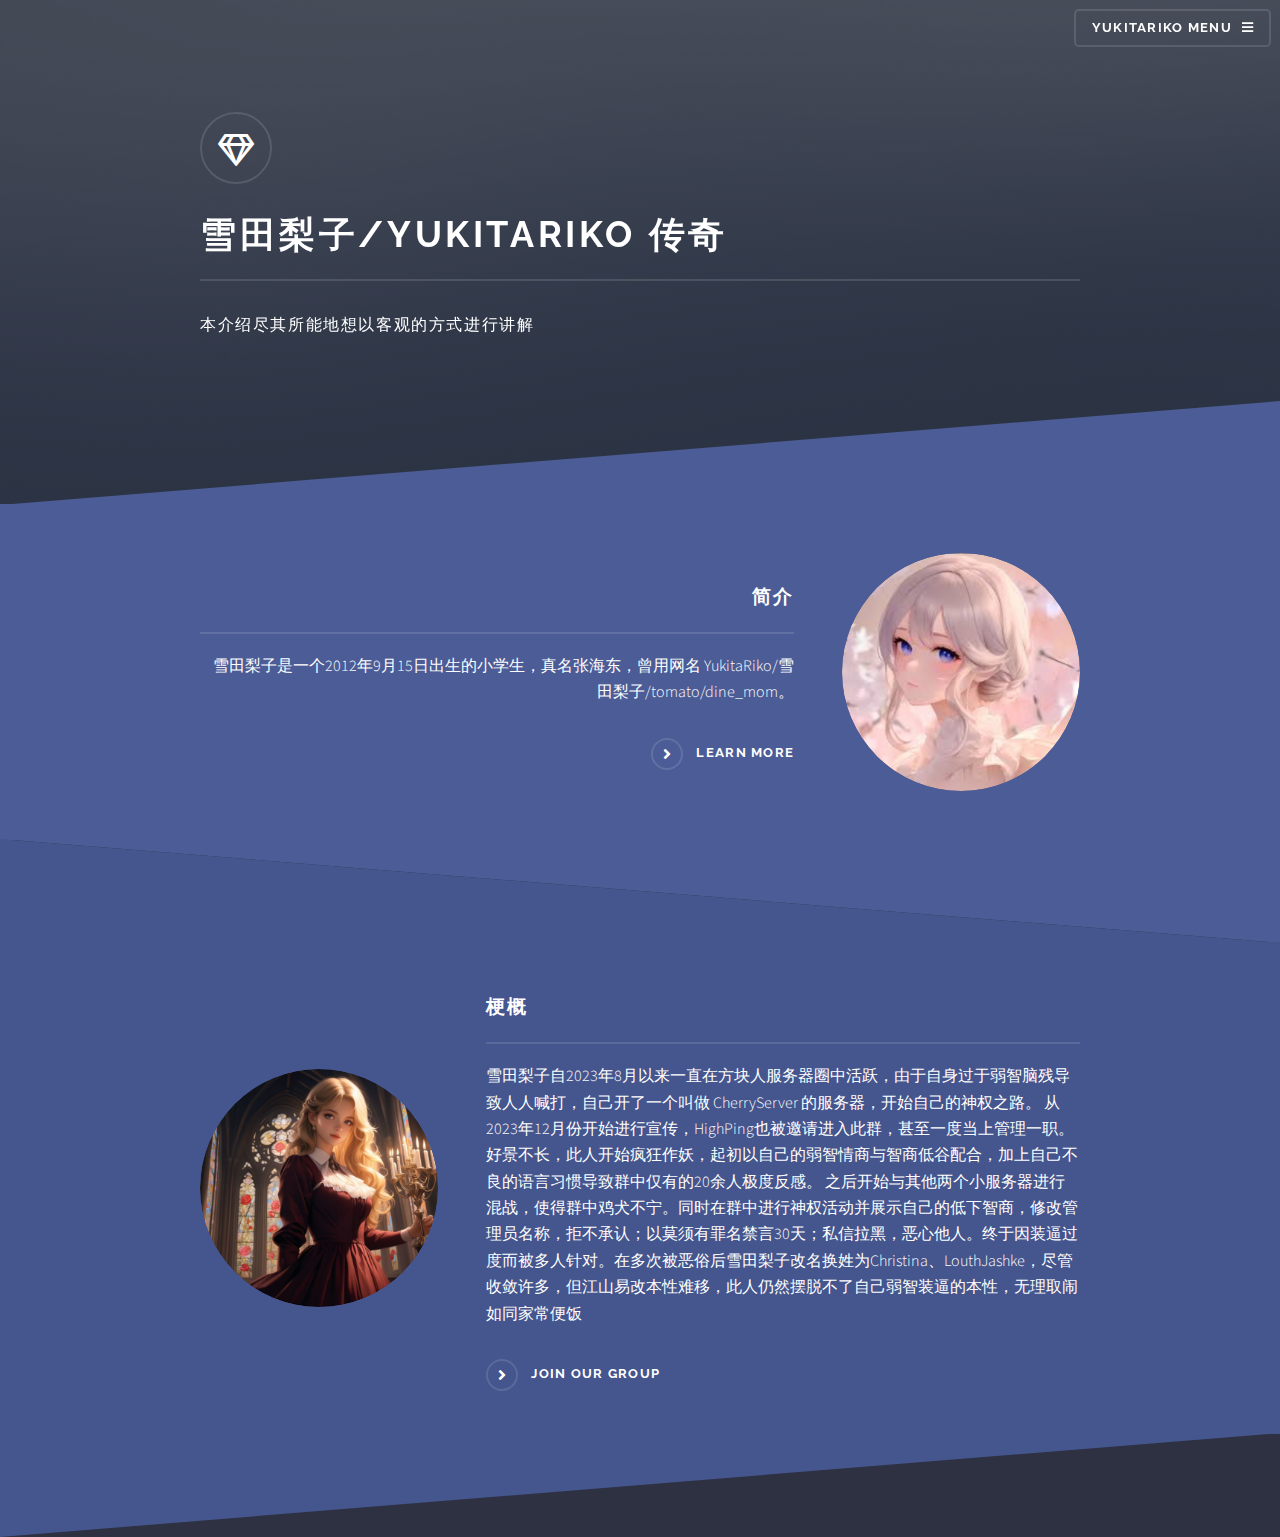
<file: index.html>
<!DOCTYPE HTML>
<html>
	<head>
		<title>雪田梨子/YukitaRiko 传奇</title>
		<meta charset="utf-8" />
		<link rel="stylesheet" href="assets/css/main.css" />
		<script src="assets/js/highping.js"></script>
		<noscript><link rel="stylesheet" href="assets/css/noscript.css" /></noscript>
	</head>
	<body class="is-preload">

		<!-- Page Wrapper -->
			<div id="page-wrapper">

				<!-- Header -->
					<header id="header" class="alt">
						<h1><a href="index.html">YukitaRiko</a></h1>
						<nav>
							<a href="#menu">YukitaRiko Menu</a>
						</nav>
					</header>

				<!-- Menu -->
				<nav id="menu">
					<div class="inner">
						<h2>菜单</h2>
						<ul class="links">
							<li><a href="index.html">Home</a></li>
							<li><a href="yukitariko.html">YUKITARIKO</a></li>
							<li><a href="https://qm.qq.com/q/7pvzJtIHBe">加入QQ群</a></li>
						</ul>
						<a href="#" class="close">Close</a>
					</div>
				</nav>
				<!-- Banner -->
					<section id="banner">
						<div class="inner">
							<div class="logo"><span class="icon fa-gem"></span></div>
							<h2>雪田梨子/YukitaRiko 传奇</h2>
							<p>本介绍尽其所能地想以客观的方式进行讲解</p>
						</div>
					</section>

				<!-- Wrapper -->
					<section id="wrapper">

						<!-- One -->
							<section id="one" class="wrapper spotlight style1">
								<div class="inner">
									<a href="#" class="image"><img src="images/pic01.jpg" alt="" /></a>
									<div class="content">
										<h2 class="major">简介</h2>
										<p>雪田梨子是一个2012年9月15日出生的小学生，真名张海东，曾用网名 YukitaRiko/雪田梨子/tomato/dine_mom。</p>
										<a href="yukitariko.html" class="special">Learn more</a>
									</div>
								</div>
							</section>

						<!-- Two -->
							<section id="two" class="wrapper alt spotlight style2">
								<div class="inner">
									<a href="#" class="image"><img src="images/pic2.jpg" alt="" /></a>
									<div class="content">
										<h2 class="major">梗概</h2>
										<p>雪田梨子自2023年8月以来一直在方块人服务器圈中活跃，由于自身过于弱智脑残导致人人喊打，自己开了一个叫做 CherryServer 的服务器，开始自己的神权之路。 从2023年12月份开始进行宣传，HighPing也被邀请进入此群，甚至一度当上管理一职。好景不长，此人开始疯狂作妖，起初以自己的弱智情商与智商低谷配合，加上自己不良的语言习惯导致群中仅有的20余人极度反感。 之后开始与其他两个小服务器进行混战，使得群中鸡犬不宁。同时在群中进行神权活动并展示自己的低下智商，修改管理员名称，拒不承认；以莫须有罪名禁言30天；私信拉黑，恶心他人。终于因装逼过度而被多人针对。在多次被恶俗后雪田梨子改名换姓为Christina、LouthJashke，尽管收敛许多，但江山易改本性难移，此人仍然摆脱不了自己弱智装逼的本性，无理取闹如同家常便饭</p>
										<a href="https://qm.qq.com/q/7pvzJtIHBe" class="special">Join our Group</a>
									</div>
								</div>
							</section>
			</div>

		<!-- Scripts -->
			<script src="assets/js/jquery.min.js"></script>
			<script src="assets/js/jquery.scrollex.min.js"></script>
			<script src="assets/js/browser.min.js"></script>
			<script src="assets/js/breakpoints.min.js"></script>
			<script src="assets/js/util.js"></script>
			<script src="assets/js/main.js"></script>

	</body>
</html>
</file>
<file: assets/css/noscript.css>
/*
	Solid State by HTML5 UP
	html5up.net | @ajlkn
	Free for personal and commercial use under the CCA 3.0 license (html5up.net/license)
*/

/* Banner */

	body.is-preload #banner .logo {
		-moz-transform: none;
		-webkit-transform: none;
		-ms-transform: none;
		transform: none;
		opacity: 1;
	}

	body.is-preload #banner h2 {
		opacity: 1;
		-moz-transform: none;
		-webkit-transform: none;
		-ms-transform: none;
		transform: none;
		-moz-filter: none;
		-webkit-filter: none;
		-ms-filter: none;
		filter: none;
	}

	body.is-preload #banner p {
		opacity: 01;
		-moz-transform: none;
		-webkit-transform: none;
		-ms-transform: none;
		transform: none;
		-moz-filter: none;
		-webkit-filter: none;
		-ms-filter: none;
		filter: none;
	}
</file>
<file: assets/css/main.css>
@import url(fontawesome-all.min.css);
@import url("https://fonts.googleapis.com/css?family=Raleway:200,700|Source+Sans+Pro:300,600,300italic,600italic");

/*
	Solid State by HTML5 UP
	html5up.net | @ajlkn
	Free for personal and commercial use under the CCA 3.0 license (html5up.net/license)
*/

html, body, div, span, applet, object,
iframe, h1, h2, h3, h4, h5, h6, p, blockquote,
pre, a, abbr, acronym, address, big, cite,
code, del, dfn, em, img, ins, kbd, q, s, samp,
small, strike, strong, sub, sup, tt, var, b,
u, i, center, dl, dt, dd, ol, ul, li, fieldset,
form, label, legend, table, caption, tbody,
tfoot, thead, tr, th, td, article, aside,
canvas, details, embed, figure, figcaption,
footer, header, hgroup, menu, nav, output, ruby,
section, summary, time, mark, audio, video {
	margin: 0;
	padding: 0;
	border: 0;
	font-size: 100%;
	font: inherit;
	vertical-align: baseline;}

article, aside, details, figcaption, figure,
footer, header, hgroup, menu, nav, section {
	display: block;}

body {
	line-height: 1;
}

ol, ul {
	list-style: none;
}

blockquote, q {
	quotes: none;
}

	blockquote:before, blockquote:after, q:before, q:after {
		content: '';
		content: none;
	}

table {
	border-collapse: collapse;
	border-spacing: 0;
}

body {
	-webkit-text-size-adjust: none;
}

mark {
	background-color: transparent;
	color: inherit;
}

input::-moz-focus-inner {
	border: 0;
	padding: 0;
}

input, select, textarea {
	-moz-appearance: none;
	-webkit-appearance: none;
	-ms-appearance: none;
	appearance: none;
}

/* Basic */

	@-ms-viewport {
		width: device-width;
	}

	body {
		-ms-overflow-style: scrollbar;
	}

	@media screen and (max-width: 480px) {

		html, body {
			min-width: 320px;
		}

	}

	html {
		box-sizing: border-box;
	}

	*, *:before, *:after {
		box-sizing: inherit;
	}

	body {
		background-color: #2e3141;
		background-image: linear-gradient(to top, rgba(46, 49, 65, 0.8), rgba(46, 49, 65, 0.8)), url("../../images/bg.jpg");
		background-size: auto,
 cover;
		background-attachment: fixed,
 fixed;
		background-position: center,
 center;
	}

		body.is-preload *, body.is-preload *:before, body.is-preload *:after {
			-moz-animation: none !important;
			-webkit-animation: none !important;
			-ms-animation: none !important;
			animation: none !important;
			-moz-transition: none !important;
			-webkit-transition: none !important;
			-ms-transition: none !important;
			transition: none !important;
		}

/* Type */

	body, input, select, textarea {
		color: #ffffff;
		font-family: "Source Sans Pro", Helvetica, sans-serif;
		font-size: 16.5pt;
		font-weight: 300;
		line-height: 1.65;
	}

		@media screen and (max-width: 1680px) {

			body, input, select, textarea {
				font-size: 13pt;
			}

		}

		@media screen and (max-width: 1280px) {

			body, input, select, textarea {
				font-size: 12pt;
			}

		}

		@media screen and (max-width: 980px) {

			body, input, select, textarea {
				font-size: 12pt;
			}

		}

		@media screen and (max-width: 736px) {

			body, input, select, textarea {
				font-size: 12pt;
			}

		}

		@media screen and (max-width: 480px) {

			body, input, select, textarea {
				font-size: 12pt;
			}

		}

	a {
		-moz-transition: color 0.2s ease-in-out, border-bottom-color 0.2s ease-in-out;
		-webkit-transition: color 0.2s ease-in-out, border-bottom-color 0.2s ease-in-out;
		-ms-transition: color 0.2s ease-in-out, border-bottom-color 0.2s ease-in-out;
		transition: color 0.2s ease-in-out, border-bottom-color 0.2s ease-in-out;
		border-bottom: dotted 1px rgba(255, 255, 255, 0.35);
		color: #ffffff;
		text-decoration: none;
	}

		a:hover {
			border-bottom-color: transparent;
			color: #ffffff !important;
		}

		a.special:not(.button) {
			text-decoration: none;
			border-bottom: 0;
			display: block;
			font-family: Raleway, Helvetica, sans-serif;
			font-size: 0.8em;
			font-weight: 700;
			letter-spacing: 0.1em;
			margin: 0 0 2em 0;
			text-transform: uppercase;
		}

			a.special:not(.button):before {
				-moz-osx-font-smoothing: grayscale;
				-webkit-font-smoothing: antialiased;
				display: inline-block;
				font-style: normal;
				font-variant: normal;
				text-rendering: auto;
				line-height: 1;
				text-transform: none !important;
				font-family: 'Font Awesome 5 Free';
				font-weight: 900;
			}

			a.special:not(.button):before {
				-moz-transition: background-color 0.2s ease-in-out;
				-webkit-transition: background-color 0.2s ease-in-out;
				-ms-transition: background-color 0.2s ease-in-out;
				transition: background-color 0.2s ease-in-out;
				border-radius: 100%;
				border: solid 2px rgba(255, 255, 255, 0.125);
				content: '\f105';
				display: inline-block;
				font-size: 1.25em;
				height: 2em;
				line-height: 1.75em;
				margin-right: 0.85em;
				text-align: center;
				text-indent: 0.15em;
				vertical-align: middle;
				width: 2em;
			}

			a.special:not(.button):hover:before {
				background-color: rgba(255, 255, 255, 0.025);
			}

			a.special:not(.button):active:before {
				background-color: rgba(255, 255, 255, 0.075);
			}

	strong, b {
		color: #ffffff;
		font-weight: 600;
	}

	em, i {
		font-style: italic;
	}

	p {
		margin: 0 0 2em 0;
	}

	h1, h2, h3, h4, h5, h6 {
		color: #ffffff;
		font-family: Raleway, Helvetica, sans-serif;
		font-weight: 700;
		letter-spacing: 0.1em;
		margin: 0 0 1em 0;
		text-transform: uppercase;
	}

		h1 a, h2 a, h3 a, h4 a, h5 a, h6 a {
			color: inherit;
			text-decoration: none;
			border-bottom: 0;
		}

		h1 span, h2 span, h3 span, h4 span, h5 span, h6 span {
			font-weight: 200;
		}

		h1.major, h2.major, h3.major, h4.major, h5.major, h6.major {
			padding-bottom: 1em;
			border-bottom: solid 2px rgba(255, 255, 255, 0.125);
		}

	h2 {
		font-size: 1.2em;
	}

	h3 {
		font-size: 0.9em;
	}

	h4 {
		font-size: 0.7em;
	}

	h5 {
		font-size: 0.7em;
	}

	h6 {
		font-size: 0.7em;
	}

	@media screen and (max-width: 736px) {

		h2 {
			font-size: 1em;
		}

		h3 {
			font-size: 0.8em;
		}

	}

	sub {
		font-size: 0.8em;
		position: relative;
		top: 0.5em;
	}

	sup {
		font-size: 0.8em;
		position: relative;
		top: -0.5em;
	}

	blockquote {
		border-left: solid 4px rgba(255, 255, 255, 0.125);
		font-style: italic;
		margin: 0 0 2em 0;
		padding: 0.5em 0 0.5em 2em;
	}

	code {
		background: rgba(255, 255, 255, 0.025);
		border-radius: 5px;
		border: solid 2px rgba(255, 255, 255, 0.125);
		font-family: "Courier New", monospace;
		font-size: 0.9em;
		margin: 0 0.25em;
		padding: 0.25em 0.65em;
	}

	pre {
		-webkit-overflow-scrolling: touch;
		font-family: "Courier New", monospace;
		font-size: 0.9em;
		margin: 0 0 2em 0;
	}

		pre code {
			display: block;
			line-height: 1.75em;
			padding: 1em 1.5em;
			overflow-x: auto;
		}

	hr {
		border: 0;
		border-bottom: solid 2px rgba(255, 255, 255, 0.125);
		margin: 2.5em 0;
	}

		hr.major {
			margin: 4em 0;
		}

	.align-left {
		text-align: left;
	}

	.align-center {
		text-align: center;
	}

	.align-right {
		text-align: right;
	}

/* Row */

	.row {
		display: flex;
		flex-wrap: wrap;
		box-sizing: border-box;
		align-items: stretch;
	}

		.row > * {
			box-sizing: border-box;
		}

		.row.gtr-uniform > * > :last-child {
			margin-bottom: 0;
		}

		.row.aln-left {
			justify-content: flex-start;
		}

		.row.aln-center {
			justify-content: center;
		}

		.row.aln-right {
			justify-content: flex-end;
		}

		.row.aln-top {
			align-items: flex-start;
		}

		.row.aln-middle {
			align-items: center;
		}

		.row.aln-bottom {
			align-items: flex-end;
		}

		.row > .imp {
			order: -1;
		}

		.row > .col-1 {
			width: 8.33333%;
		}

		.row > .off-1 {
			margin-left: 8.33333%;
		}

		.row > .col-2 {
			width: 16.66667%;
		}

		.row > .off-2 {
			margin-left: 16.66667%;
		}

		.row > .col-3 {
			width: 25%;
		}

		.row > .off-3 {
			margin-left: 25%;
		}

		.row > .col-4 {
			width: 33.33333%;
		}

		.row > .off-4 {
			margin-left: 33.33333%;
		}

		.row > .col-5 {
			width: 41.66667%;
		}

		.row > .off-5 {
			margin-left: 41.66667%;
		}

		.row > .col-6 {
			width: 50%;
		}

		.row > .off-6 {
			margin-left: 50%;
		}

		.row > .col-7 {
			width: 58.33333%;
		}

		.row > .off-7 {
			margin-left: 58.33333%;
		}

		.row > .col-8 {
			width: 66.66667%;
		}

		.row > .off-8 {
			margin-left: 66.66667%;
		}

		.row > .col-9 {
			width: 75%;
		}

		.row > .off-9 {
			margin-left: 75%;
		}

		.row > .col-10 {
			width: 83.33333%;
		}

		.row > .off-10 {
			margin-left: 83.33333%;
		}

		.row > .col-11 {
			width: 91.66667%;
		}

		.row > .off-11 {
			margin-left: 91.66667%;
		}

		.row > .col-12 {
			width: 100%;
		}

		.row > .off-12 {
			margin-left: 100%;
		}

		.row.gtr-0 {
			margin-top: 0;
			margin-left: 0em;
		}

			.row.gtr-0 > * {
				padding: 0 0 0 0em;
			}

			.row.gtr-0.gtr-uniform {
				margin-top: 0em;
			}

				.row.gtr-0.gtr-uniform > * {
					padding-top: 0em;
				}

		.row.gtr-25 {
			margin-top: 0;
			margin-left: -0.4375em;
		}

			.row.gtr-25 > * {
				padding: 0 0 0 0.4375em;
			}

			.row.gtr-25.gtr-uniform {
				margin-top: -0.4375em;
			}

				.row.gtr-25.gtr-uniform > * {
					padding-top: 0.4375em;
				}

		.row.gtr-50 {
			margin-top: 0;
			margin-left: -0.875em;
		}

			.row.gtr-50 > * {
				padding: 0 0 0 0.875em;
			}

			.row.gtr-50.gtr-uniform {
				margin-top: -0.875em;
			}

				.row.gtr-50.gtr-uniform > * {
					padding-top: 0.875em;
				}

		.row {
			margin-top: 0;
			margin-left: -1.75em;
		}

			.row > * {
				padding: 0 0 0 1.75em;
			}

			.row.gtr-uniform {
				margin-top: -1.75em;
			}

				.row.gtr-uniform > * {
					padding-top: 1.75em;
				}

		.row.gtr-150 {
			margin-top: 0;
			margin-left: -2.625em;
		}

			.row.gtr-150 > * {
				padding: 0 0 0 2.625em;
			}

			.row.gtr-150.gtr-uniform {
				margin-top: -2.625em;
			}

				.row.gtr-150.gtr-uniform > * {
					padding-top: 2.625em;
				}

		.row.gtr-200 {
			margin-top: 0;
			margin-left: -3.5em;
		}

			.row.gtr-200 > * {
				padding: 0 0 0 3.5em;
			}

			.row.gtr-200.gtr-uniform {
				margin-top: -3.5em;
			}

				.row.gtr-200.gtr-uniform > * {
					padding-top: 3.5em;
				}

		@media screen and (max-width: 1680px) {

			.row {
				display: flex;
				flex-wrap: wrap;
				box-sizing: border-box;
				align-items: stretch;
			}

				.row > * {
					box-sizing: border-box;
				}

				.row.gtr-uniform > * > :last-child {
					margin-bottom: 0;
				}

				.row.aln-left {
					justify-content: flex-start;
				}

				.row.aln-center {
					justify-content: center;
				}

				.row.aln-right {
					justify-content: flex-end;
				}

				.row.aln-top {
					align-items: flex-start;
				}

				.row.aln-middle {
					align-items: center;
				}

				.row.aln-bottom {
					align-items: flex-end;
				}

				.row > .imp-xlarge {
					order: -1;
				}

				.row > .col-1-xlarge {
					width: 8.33333%;
				}

				.row > .off-1-xlarge {
					margin-left: 8.33333%;
				}

				.row > .col-2-xlarge {
					width: 16.66667%;
				}

				.row > .off-2-xlarge {
					margin-left: 16.66667%;
				}

				.row > .col-3-xlarge {
					width: 25%;
				}

				.row > .off-3-xlarge {
					margin-left: 25%;
				}

				.row > .col-4-xlarge {
					width: 33.33333%;
				}

				.row > .off-4-xlarge {
					margin-left: 33.33333%;
				}

				.row > .col-5-xlarge {
					width: 41.66667%;
				}

				.row > .off-5-xlarge {
					margin-left: 41.66667%;
				}

				.row > .col-6-xlarge {
					width: 50%;
				}

				.row > .off-6-xlarge {
					margin-left: 50%;
				}

				.row > .col-7-xlarge {
					width: 58.33333%;
				}

				.row > .off-7-xlarge {
					margin-left: 58.33333%;
				}

				.row > .col-8-xlarge {
					width: 66.66667%;
				}

				.row > .off-8-xlarge {
					margin-left: 66.66667%;
				}

				.row > .col-9-xlarge {
					width: 75%;
				}

				.row > .off-9-xlarge {
					margin-left: 75%;
				}

				.row > .col-10-xlarge {
					width: 83.33333%;
				}

				.row > .off-10-xlarge {
					margin-left: 83.33333%;
				}

				.row > .col-11-xlarge {
					width: 91.66667%;
				}

				.row > .off-11-xlarge {
					margin-left: 91.66667%;
				}

				.row > .col-12-xlarge {
					width: 100%;
				}

				.row > .off-12-xlarge {
					margin-left: 100%;
				}

				.row.gtr-0 {
					margin-top: 0;
					margin-left: 0em;
				}

					.row.gtr-0 > * {
						padding: 0 0 0 0em;
					}

					.row.gtr-0.gtr-uniform {
						margin-top: 0em;
					}

						.row.gtr-0.gtr-uniform > * {
							padding-top: 0em;
						}

				.row.gtr-25 {
					margin-top: 0;
					margin-left: -0.4375em;
				}

					.row.gtr-25 > * {
						padding: 0 0 0 0.4375em;
					}

					.row.gtr-25.gtr-uniform {
						margin-top: -0.4375em;
					}

						.row.gtr-25.gtr-uniform > * {
							padding-top: 0.4375em;
						}

				.row.gtr-50 {
					margin-top: 0;
					margin-left: -0.875em;
				}

					.row.gtr-50 > * {
						padding: 0 0 0 0.875em;
					}

					.row.gtr-50.gtr-uniform {
						margin-top: -0.875em;
					}

						.row.gtr-50.gtr-uniform > * {
							padding-top: 0.875em;
						}

				.row {
					margin-top: 0;
					margin-left: -1.75em;
				}

					.row > * {
						padding: 0 0 0 1.75em;
					}

					.row.gtr-uniform {
						margin-top: -1.75em;
					}

						.row.gtr-uniform > * {
							padding-top: 1.75em;
						}

				.row.gtr-150 {
					margin-top: 0;
					margin-left: -2.625em;
				}

					.row.gtr-150 > * {
						padding: 0 0 0 2.625em;
					}

					.row.gtr-150.gtr-uniform {
						margin-top: -2.625em;
					}

						.row.gtr-150.gtr-uniform > * {
							padding-top: 2.625em;
						}

				.row.gtr-200 {
					margin-top: 0;
					margin-left: -3.5em;
				}

					.row.gtr-200 > * {
						padding: 0 0 0 3.5em;
					}

					.row.gtr-200.gtr-uniform {
						margin-top: -3.5em;
					}

						.row.gtr-200.gtr-uniform > * {
							padding-top: 3.5em;
						}

		}

		@media screen and (max-width: 1280px) {

			.row {
				display: flex;
				flex-wrap: wrap;
				box-sizing: border-box;
				align-items: stretch;
			}

				.row > * {
					box-sizing: border-box;
				}

				.row.gtr-uniform > * > :last-child {
					margin-bottom: 0;
				}

				.row.aln-left {
					justify-content: flex-start;
				}

				.row.aln-center {
					justify-content: center;
				}

				.row.aln-right {
					justify-content: flex-end;
				}

				.row.aln-top {
					align-items: flex-start;
				}

				.row.aln-middle {
					align-items: center;
				}

				.row.aln-bottom {
					align-items: flex-end;
				}

				.row > .imp-large {
					order: -1;
				}

				.row > .col-1-large {
					width: 8.33333%;
				}

				.row > .off-1-large {
					margin-left: 8.33333%;
				}

				.row > .col-2-large {
					width: 16.66667%;
				}

				.row > .off-2-large {
					margin-left: 16.66667%;
				}

				.row > .col-3-large {
					width: 25%;
				}

				.row > .off-3-large {
					margin-left: 25%;
				}

				.row > .col-4-large {
					width: 33.33333%;
				}

				.row > .off-4-large {
					margin-left: 33.33333%;
				}

				.row > .col-5-large {
					width: 41.66667%;
				}

				.row > .off-5-large {
					margin-left: 41.66667%;
				}

				.row > .col-6-large {
					width: 50%;
				}

				.row > .off-6-large {
					margin-left: 50%;
				}

				.row > .col-7-large {
					width: 58.33333%;
				}

				.row > .off-7-large {
					margin-left: 58.33333%;
				}

				.row > .col-8-large {
					width: 66.66667%;
				}

				.row > .off-8-large {
					margin-left: 66.66667%;
				}

				.row > .col-9-large {
					width: 75%;
				}

				.row > .off-9-large {
					margin-left: 75%;
				}

				.row > .col-10-large {
					width: 83.33333%;
				}

				.row > .off-10-large {
					margin-left: 83.33333%;
				}

				.row > .col-11-large {
					width: 91.66667%;
				}

				.row > .off-11-large {
					margin-left: 91.66667%;
				}

				.row > .col-12-large {
					width: 100%;
				}

				.row > .off-12-large {
					margin-left: 100%;
				}

				.row.gtr-0 {
					margin-top: 0;
					margin-left: 0em;
				}

					.row.gtr-0 > * {
						padding: 0 0 0 0em;
					}

					.row.gtr-0.gtr-uniform {
						margin-top: 0em;
					}

						.row.gtr-0.gtr-uniform > * {
							padding-top: 0em;
						}

				.row.gtr-25 {
					margin-top: 0;
					margin-left: -0.4375em;
				}

					.row.gtr-25 > * {
						padding: 0 0 0 0.4375em;
					}

					.row.gtr-25.gtr-uniform {
						margin-top: -0.4375em;
					}

						.row.gtr-25.gtr-uniform > * {
							padding-top: 0.4375em;
						}

				.row.gtr-50 {
					margin-top: 0;
					margin-left: -0.875em;
				}

					.row.gtr-50 > * {
						padding: 0 0 0 0.875em;
					}

					.row.gtr-50.gtr-uniform {
						margin-top: -0.875em;
					}

						.row.gtr-50.gtr-uniform > * {
							padding-top: 0.875em;
						}

				.row {
					margin-top: 0;
					margin-left: -1.75em;
				}

					.row > * {
						padding: 0 0 0 1.75em;
					}

					.row.gtr-uniform {
						margin-top: -1.75em;
					}

						.row.gtr-uniform > * {
							padding-top: 1.75em;
						}

				.row.gtr-150 {
					margin-top: 0;
					margin-left: -2.625em;
				}

					.row.gtr-150 > * {
						padding: 0 0 0 2.625em;
					}

					.row.gtr-150.gtr-uniform {
						margin-top: -2.625em;
					}

						.row.gtr-150.gtr-uniform > * {
							padding-top: 2.625em;
						}

				.row.gtr-200 {
					margin-top: 0;
					margin-left: -3.5em;
				}

					.row.gtr-200 > * {
						padding: 0 0 0 3.5em;
					}

					.row.gtr-200.gtr-uniform {
						margin-top: -3.5em;
					}

						.row.gtr-200.gtr-uniform > * {
							padding-top: 3.5em;
						}

		}

		@media screen and (max-width: 980px) {

			.row {
				display: flex;
				flex-wrap: wrap;
				box-sizing: border-box;
				align-items: stretch;
			}

				.row > * {
					box-sizing: border-box;
				}

				.row.gtr-uniform > * > :last-child {
					margin-bottom: 0;
				}

				.row.aln-left {
					justify-content: flex-start;
				}

				.row.aln-center {
					justify-content: center;
				}

				.row.aln-right {
					justify-content: flex-end;
				}

				.row.aln-top {
					align-items: flex-start;
				}

				.row.aln-middle {
					align-items: center;
				}

				.row.aln-bottom {
					align-items: flex-end;
				}

				.row > .imp-medium {
					order: -1;
				}

				.row > .col-1-medium {
					width: 8.33333%;
				}

				.row > .off-1-medium {
					margin-left: 8.33333%;
				}

				.row > .col-2-medium {
					width: 16.66667%;
				}

				.row > .off-2-medium {
					margin-left: 16.66667%;
				}

				.row > .col-3-medium {
					width: 25%;
				}

				.row > .off-3-medium {
					margin-left: 25%;
				}

				.row > .col-4-medium {
					width: 33.33333%;
				}

				.row > .off-4-medium {
					margin-left: 33.33333%;
				}

				.row > .col-5-medium {
					width: 41.66667%;
				}

				.row > .off-5-medium {
					margin-left: 41.66667%;
				}

				.row > .col-6-medium {
					width: 50%;
				}

				.row > .off-6-medium {
					margin-left: 50%;
				}

				.row > .col-7-medium {
					width: 58.33333%;
				}

				.row > .off-7-medium {
					margin-left: 58.33333%;
				}

				.row > .col-8-medium {
					width: 66.66667%;
				}

				.row > .off-8-medium {
					margin-left: 66.66667%;
				}

				.row > .col-9-medium {
					width: 75%;
				}

				.row > .off-9-medium {
					margin-left: 75%;
				}

				.row > .col-10-medium {
					width: 83.33333%;
				}

				.row > .off-10-medium {
					margin-left: 83.33333%;
				}

				.row > .col-11-medium {
					width: 91.66667%;
				}

				.row > .off-11-medium {
					margin-left: 91.66667%;
				}

				.row > .col-12-medium {
					width: 100%;
				}

				.row > .off-12-medium {
					margin-left: 100%;
				}

				.row.gtr-0 {
					margin-top: 0;
					margin-left: 0em;
				}

					.row.gtr-0 > * {
						padding: 0 0 0 0em;
					}

					.row.gtr-0.gtr-uniform {
						margin-top: 0em;
					}

						.row.gtr-0.gtr-uniform > * {
							padding-top: 0em;
						}

				.row.gtr-25 {
					margin-top: 0;
					margin-left: -0.4375em;
				}

					.row.gtr-25 > * {
						padding: 0 0 0 0.4375em;
					}

					.row.gtr-25.gtr-uniform {
						margin-top: -0.4375em;
					}

						.row.gtr-25.gtr-uniform > * {
							padding-top: 0.4375em;
						}

				.row.gtr-50 {
					margin-top: 0;
					margin-left: -0.875em;
				}

					.row.gtr-50 > * {
						padding: 0 0 0 0.875em;
					}

					.row.gtr-50.gtr-uniform {
						margin-top: -0.875em;
					}

						.row.gtr-50.gtr-uniform > * {
							padding-top: 0.875em;
						}

				.row {
					margin-top: 0;
					margin-left: -1.75em;
				}

					.row > * {
						padding: 0 0 0 1.75em;
					}

					.row.gtr-uniform {
						margin-top: -1.75em;
					}

						.row.gtr-uniform > * {
							padding-top: 1.75em;
						}

				.row.gtr-150 {
					margin-top: 0;
					margin-left: -2.625em;
				}

					.row.gtr-150 > * {
						padding: 0 0 0 2.625em;
					}

					.row.gtr-150.gtr-uniform {
						margin-top: -2.625em;
					}

						.row.gtr-150.gtr-uniform > * {
							padding-top: 2.625em;
						}

				.row.gtr-200 {
					margin-top: 0;
					margin-left: -3.5em;
				}

					.row.gtr-200 > * {
						padding: 0 0 0 3.5em;
					}

					.row.gtr-200.gtr-uniform {
						margin-top: -3.5em;
					}

						.row.gtr-200.gtr-uniform > * {
							padding-top: 3.5em;
						}

		}

		@media screen and (max-width: 736px) {

			.row {
				display: flex;
				flex-wrap: wrap;
				box-sizing: border-box;
				align-items: stretch;
			}

				.row > * {
					box-sizing: border-box;
				}

				.row.gtr-uniform > * > :last-child {
					margin-bottom: 0;
				}

				.row.aln-left {
					justify-content: flex-start;
				}

				.row.aln-center {
					justify-content: center;
				}

				.row.aln-right {
					justify-content: flex-end;
				}

				.row.aln-top {
					align-items: flex-start;
				}

				.row.aln-middle {
					align-items: center;
				}

				.row.aln-bottom {
					align-items: flex-end;
				}

				.row > .imp-small {
					order: -1;
				}

				.row > .col-1-small {
					width: 8.33333%;
				}

				.row > .off-1-small {
					margin-left: 8.33333%;
				}

				.row > .col-2-small {
					width: 16.66667%;
				}

				.row > .off-2-small {
					margin-left: 16.66667%;
				}

				.row > .col-3-small {
					width: 25%;
				}

				.row > .off-3-small {
					margin-left: 25%;
				}

				.row > .col-4-small {
					width: 33.33333%;
				}

				.row > .off-4-small {
					margin-left: 33.33333%;
				}

				.row > .col-5-small {
					width: 41.66667%;
				}

				.row > .off-5-small {
					margin-left: 41.66667%;
				}

				.row > .col-6-small {
					width: 50%;
				}

				.row > .off-6-small {
					margin-left: 50%;
				}

				.row > .col-7-small {
					width: 58.33333%;
				}

				.row > .off-7-small {
					margin-left: 58.33333%;
				}

				.row > .col-8-small {
					width: 66.66667%;
				}

				.row > .off-8-small {
					margin-left: 66.66667%;
				}

				.row > .col-9-small {
					width: 75%;
				}

				.row > .off-9-small {
					margin-left: 75%;
				}

				.row > .col-10-small {
					width: 83.33333%;
				}

				.row > .off-10-small {
					margin-left: 83.33333%;
				}

				.row > .col-11-small {
					width: 91.66667%;
				}

				.row > .off-11-small {
					margin-left: 91.66667%;
				}

				.row > .col-12-small {
					width: 100%;
				}

				.row > .off-12-small {
					margin-left: 100%;
				}

				.row.gtr-0 {
					margin-top: 0;
					margin-left: 0em;
				}

					.row.gtr-0 > * {
						padding: 0 0 0 0em;
					}

					.row.gtr-0.gtr-uniform {
						margin-top: 0em;
					}

						.row.gtr-0.gtr-uniform > * {
							padding-top: 0em;
						}

				.row.gtr-25 {
					margin-top: 0;
					margin-left: -0.3125em;
				}

					.row.gtr-25 > * {
						padding: 0 0 0 0.3125em;
					}

					.row.gtr-25.gtr-uniform {
						margin-top: -0.3125em;
					}

						.row.gtr-25.gtr-uniform > * {
							padding-top: 0.3125em;
						}

				.row.gtr-50 {
					margin-top: 0;
					margin-left: -0.625em;
				}

					.row.gtr-50 > * {
						padding: 0 0 0 0.625em;
					}

					.row.gtr-50.gtr-uniform {
						margin-top: -0.625em;
					}

						.row.gtr-50.gtr-uniform > * {
							padding-top: 0.625em;
						}

				.row {
					margin-top: 0;
					margin-left: -1.25em;
				}

					.row > * {
						padding: 0 0 0 1.25em;
					}

					.row.gtr-uniform {
						margin-top: -1.25em;
					}

						.row.gtr-uniform > * {
							padding-top: 1.25em;
						}

				.row.gtr-150 {
					margin-top: 0;
					margin-left: -1.875em;
				}

					.row.gtr-150 > * {
						padding: 0 0 0 1.875em;
					}

					.row.gtr-150.gtr-uniform {
						margin-top: -1.875em;
					}

						.row.gtr-150.gtr-uniform > * {
							padding-top: 1.875em;
						}

				.row.gtr-200 {
					margin-top: 0;
					margin-left: -2.5em;
				}

					.row.gtr-200 > * {
						padding: 0 0 0 2.5em;
					}

					.row.gtr-200.gtr-uniform {
						margin-top: -2.5em;
					}

						.row.gtr-200.gtr-uniform > * {
							padding-top: 2.5em;
						}

		}

		@media screen and (max-width: 480px) {

			.row {
				display: flex;
				flex-wrap: wrap;
				box-sizing: border-box;
				align-items: stretch;
			}

				.row > * {
					box-sizing: border-box;
				}

				.row.gtr-uniform > * > :last-child {
					margin-bottom: 0;
				}

				.row.aln-left {
					justify-content: flex-start;
				}

				.row.aln-center {
					justify-content: center;
				}

				.row.aln-right {
					justify-content: flex-end;
				}

				.row.aln-top {
					align-items: flex-start;
				}

				.row.aln-middle {
					align-items: center;
				}

				.row.aln-bottom {
					align-items: flex-end;
				}

				.row > .imp-xsmall {
					order: -1;
				}

				.row > .col-1-xsmall {
					width: 8.33333%;
				}

				.row > .off-1-xsmall {
					margin-left: 8.33333%;
				}

				.row > .col-2-xsmall {
					width: 16.66667%;
				}

				.row > .off-2-xsmall {
					margin-left: 16.66667%;
				}

				.row > .col-3-xsmall {
					width: 25%;
				}

				.row > .off-3-xsmall {
					margin-left: 25%;
				}

				.row > .col-4-xsmall {
					width: 33.33333%;
				}

				.row > .off-4-xsmall {
					margin-left: 33.33333%;
				}

				.row > .col-5-xsmall {
					width: 41.66667%;
				}

				.row > .off-5-xsmall {
					margin-left: 41.66667%;
				}

				.row > .col-6-xsmall {
					width: 50%;
				}

				.row > .off-6-xsmall {
					margin-left: 50%;
				}

				.row > .col-7-xsmall {
					width: 58.33333%;
				}

				.row > .off-7-xsmall {
					margin-left: 58.33333%;
				}

				.row > .col-8-xsmall {
					width: 66.66667%;
				}

				.row > .off-8-xsmall {
					margin-left: 66.66667%;
				}

				.row > .col-9-xsmall {
					width: 75%;
				}

				.row > .off-9-xsmall {
					margin-left: 75%;
				}

				.row > .col-10-xsmall {
					width: 83.33333%;
				}

				.row > .off-10-xsmall {
					margin-left: 83.33333%;
				}

				.row > .col-11-xsmall {
					width: 91.66667%;
				}

				.row > .off-11-xsmall {
					margin-left: 91.66667%;
				}

				.row > .col-12-xsmall {
					width: 100%;
				}

				.row > .off-12-xsmall {
					margin-left: 100%;
				}

				.row.gtr-0 {
					margin-top: 0;
					margin-left: 0em;
				}

					.row.gtr-0 > * {
						padding: 0 0 0 0em;
					}

					.row.gtr-0.gtr-uniform {
						margin-top: 0em;
					}

						.row.gtr-0.gtr-uniform > * {
							padding-top: 0em;
						}

				.row.gtr-25 {
					margin-top: 0;
					margin-left: -0.3125em;
				}

					.row.gtr-25 > * {
						padding: 0 0 0 0.3125em;
					}

					.row.gtr-25.gtr-uniform {
						margin-top: -0.3125em;
					}

						.row.gtr-25.gtr-uniform > * {
							padding-top: 0.3125em;
						}

				.row.gtr-50 {
					margin-top: 0;
					margin-left: -0.625em;
				}

					.row.gtr-50 > * {
						padding: 0 0 0 0.625em;
					}

					.row.gtr-50.gtr-uniform {
						margin-top: -0.625em;
					}

						.row.gtr-50.gtr-uniform > * {
							padding-top: 0.625em;
						}

				.row {
					margin-top: 0;
					margin-left: -1.25em;
				}

					.row > * {
						padding: 0 0 0 1.25em;
					}

					.row.gtr-uniform {
						margin-top: -1.25em;
					}

						.row.gtr-uniform > * {
							padding-top: 1.25em;
						}

				.row.gtr-150 {
					margin-top: 0;
					margin-left: -1.875em;
				}

					.row.gtr-150 > * {
						padding: 0 0 0 1.875em;
					}

					.row.gtr-150.gtr-uniform {
						margin-top: -1.875em;
					}

						.row.gtr-150.gtr-uniform > * {
							padding-top: 1.875em;
						}

				.row.gtr-200 {
					margin-top: 0;
					margin-left: -2.5em;
				}

					.row.gtr-200 > * {
						padding: 0 0 0 2.5em;
					}

					.row.gtr-200.gtr-uniform {
						margin-top: -2.5em;
					}

						.row.gtr-200.gtr-uniform > * {
							padding-top: 2.5em;
						}

		}

		@media screen and (max-width: 360px) {

			.row {
				display: flex;
				flex-wrap: wrap;
				box-sizing: border-box;
				align-items: stretch;
			}

				.row > * {
					box-sizing: border-box;
				}

				.row.gtr-uniform > * > :last-child {
					margin-bottom: 0;
				}

				.row.aln-left {
					justify-content: flex-start;
				}

				.row.aln-center {
					justify-content: center;
				}

				.row.aln-right {
					justify-content: flex-end;
				}

				.row.aln-top {
					align-items: flex-start;
				}

				.row.aln-middle {
					align-items: center;
				}

				.row.aln-bottom {
					align-items: flex-end;
				}

				.row > .imp-xxsmall {
					order: -1;
				}

				.row > .col-1-xxsmall {
					width: 8.33333%;
				}

				.row > .off-1-xxsmall {
					margin-left: 8.33333%;
				}

				.row > .col-2-xxsmall {
					width: 16.66667%;
				}

				.row > .off-2-xxsmall {
					margin-left: 16.66667%;
				}

				.row > .col-3-xxsmall {
					width: 25%;
				}

				.row > .off-3-xxsmall {
					margin-left: 25%;
				}

				.row > .col-4-xxsmall {
					width: 33.33333%;
				}

				.row > .off-4-xxsmall {
					margin-left: 33.33333%;
				}

				.row > .col-5-xxsmall {
					width: 41.66667%;
				}

				.row > .off-5-xxsmall {
					margin-left: 41.66667%;
				}

				.row > .col-6-xxsmall {
					width: 50%;
				}

				.row > .off-6-xxsmall {
					margin-left: 50%;
				}

				.row > .col-7-xxsmall {
					width: 58.33333%;
				}

				.row > .off-7-xxsmall {
					margin-left: 58.33333%;
				}

				.row > .col-8-xxsmall {
					width: 66.66667%;
				}

				.row > .off-8-xxsmall {
					margin-left: 66.66667%;
				}

				.row > .col-9-xxsmall {
					width: 75%;
				}

				.row > .off-9-xxsmall {
					margin-left: 75%;
				}

				.row > .col-10-xxsmall {
					width: 83.33333%;
				}

				.row > .off-10-xxsmall {
					margin-left: 83.33333%;
				}

				.row > .col-11-xxsmall {
					width: 91.66667%;
				}

				.row > .off-11-xxsmall {
					margin-left: 91.66667%;
				}

				.row > .col-12-xxsmall {
					width: 100%;
				}

				.row > .off-12-xxsmall {
					margin-left: 100%;
				}

				.row.gtr-0 {
					margin-top: 0;
					margin-left: 0em;
				}

					.row.gtr-0 > * {
						padding: 0 0 0 0em;
					}

					.row.gtr-0.gtr-uniform {
						margin-top: 0em;
					}

						.row.gtr-0.gtr-uniform > * {
							padding-top: 0em;
						}

				.row.gtr-25 {
					margin-top: 0;
					margin-left: -0.3125em;
				}

					.row.gtr-25 > * {
						padding: 0 0 0 0.3125em;
					}

					.row.gtr-25.gtr-uniform {
						margin-top: -0.3125em;
					}

						.row.gtr-25.gtr-uniform > * {
							padding-top: 0.3125em;
						}

				.row.gtr-50 {
					margin-top: 0;
					margin-left: -0.625em;
				}

					.row.gtr-50 > * {
						padding: 0 0 0 0.625em;
					}

					.row.gtr-50.gtr-uniform {
						margin-top: -0.625em;
					}

						.row.gtr-50.gtr-uniform > * {
							padding-top: 0.625em;
						}

				.row {
					margin-top: 0;
					margin-left: -1.25em;
				}

					.row > * {
						padding: 0 0 0 1.25em;
					}

					.row.gtr-uniform {
						margin-top: -1.25em;
					}

						.row.gtr-uniform > * {
							padding-top: 1.25em;
						}

				.row.gtr-150 {
					margin-top: 0;
					margin-left: -1.875em;
				}

					.row.gtr-150 > * {
						padding: 0 0 0 1.875em;
					}

					.row.gtr-150.gtr-uniform {
						margin-top: -1.875em;
					}

						.row.gtr-150.gtr-uniform > * {
							padding-top: 1.875em;
						}

				.row.gtr-200 {
					margin-top: 0;
					margin-left: -2.5em;
				}

					.row.gtr-200 > * {
						padding: 0 0 0 2.5em;
					}

					.row.gtr-200.gtr-uniform {
						margin-top: -2.5em;
					}

						.row.gtr-200.gtr-uniform > * {
							padding-top: 2.5em;
						}

		}

/* Section/Article */

	section.special, article.special {
		text-align: center;
	}

/* Form */

	form {
		margin: 0 0 2em 0;
	}

		form > :last-child {
			margin-bottom: 0;
		}

		form > .fields {
			display: -moz-flex;
			display: -webkit-flex;
			display: -ms-flex;
			display: flex;
			-moz-flex-wrap: wrap;
			-webkit-flex-wrap: wrap;
			-ms-flex-wrap: wrap;
			flex-wrap: wrap;
			width: calc(100% + 3em);
			margin: -1.5em 0 2em -1.5em;
		}

			form > .fields > .field {
				-moz-flex-grow: 0;
				-webkit-flex-grow: 0;
				-ms-flex-grow: 0;
				flex-grow: 0;
				-moz-flex-shrink: 0;
				-webkit-flex-shrink: 0;
				-ms-flex-shrink: 0;
				flex-shrink: 0;
				padding: 1.5em 0 0 1.5em;
				width: calc(100% - 1.5em);
			}

				form > .fields > .field.half {
					width: calc(50% - 0.75em);
				}

				form > .fields > .field.third {
					width: calc(100%/3 - 0.5em);
				}

				form > .fields > .field.quarter {
					width: calc(25% - 0.375em);
				}

		@media screen and (max-width: 480px) {

			form > .fields {
				width: calc(100% + 3em);
				margin: -1.5em 0 2em -1.5em;
			}

				form > .fields > .field {
					padding: 1.5em 0 0 1.5em;
					width: calc(100% - 1.5em);
				}

					form > .fields > .field.half {
						width: calc(100% - 1.5em);
					}

					form > .fields > .field.third {
						width: calc(100% - 1.5em);
					}

					form > .fields > .field.quarter {
						width: calc(100% - 1.5em);
					}

		}

	label {
		color: #ffffff;
		display: block;
		font-family: Raleway, Helvetica, sans-serif;
		font-size: 0.8em;
		font-weight: 700;
		letter-spacing: 0.1em;
		margin: 0 0 0.7em 0;
		text-transform: uppercase;
	}

	input[type="text"],
	input[type="password"],
	input[type="email"],
	input[type="tel"],
	select,
	textarea {
		-moz-appearance: none;
		-webkit-appearance: none;
		-ms-appearance: none;
		appearance: none;
		background: rgba(255, 255, 255, 0.025);
		border-radius: 5px;
		border: none;
		border: solid 2px rgba(255, 255, 255, 0.125);
		color: inherit;
		display: block;
		outline: 0;
		padding: 0 1em;
		text-decoration: none;
		width: 100%;
	}

		input[type="text"]:invalid,
		input[type="password"]:invalid,
		input[type="email"]:invalid,
		input[type="tel"]:invalid,
		select:invalid,
		textarea:invalid {
			box-shadow: none;
		}

		input[type="text"]:focus,
		input[type="password"]:focus,
		input[type="email"]:focus,
		input[type="tel"]:focus,
		select:focus,
		textarea:focus {
			border-color: #5b6ba6;
		}

	select {
		background-image: url("data:image/svg+xml;charset=utf8,%3Csvg xmlns='http://www.w3.org/2000/svg' width='40' height='40' preserveAspectRatio='none' viewBox='0 0 40 40'%3E%3Cpath d='M9.4,12.3l10.4,10.4l10.4-10.4c0.2-0.2,0.5-0.4,0.9-0.4c0.3,0,0.6,0.1,0.9,0.4l3.3,3.3c0.2,0.2,0.4,0.5,0.4,0.9 c0,0.4-0.1,0.6-0.4,0.9L20.7,31.9c-0.2,0.2-0.5,0.4-0.9,0.4c-0.3,0-0.6-0.1-0.9-0.4L4.3,17.3c-0.2-0.2-0.4-0.5-0.4-0.9 c0-0.4,0.1-0.6,0.4-0.9l3.3-3.3c0.2-0.2,0.5-0.4,0.9-0.4S9.1,12.1,9.4,12.3z' fill='rgba(255, 255, 255, 0.125)' /%3E%3C/svg%3E");
		background-size: 1.25rem;
		background-repeat: no-repeat;
		background-position: calc(100% - 1rem) center;
		height: 2.75em;
		padding-right: 2.75em;
		text-overflow: ellipsis;
	}

		select option {
			color: #ffffff;
			background: #2e3141;
		}

		select:focus::-ms-value {
			background-color: transparent;
		}

		select::-ms-expand {
			display: none;
		}

	input[type="text"],
	input[type="password"],
	input[type="email"],
	select {
		height: 2.75em;
	}

	textarea {
		padding: 0.75em 1em;
	}

	input[type="checkbox"],
	input[type="radio"] {
		-moz-appearance: none;
		-webkit-appearance: none;
		-ms-appearance: none;
		appearance: none;
		display: block;
		float: left;
		margin-right: -2em;
		opacity: 0;
		width: 1em;
		z-index: -1;
	}

		input[type="checkbox"] + label,
		input[type="radio"] + label {
			text-decoration: none;
			color: #ffffff;
			cursor: pointer;
			display: inline-block;
			font-size: 1em;
			font-family: "Source Sans Pro", Helvetica, sans-serif;
			text-transform: none;
			letter-spacing: 0;
			font-weight: 300;
			padding-left: 2.4em;
			padding-right: 0.75em;
			position: relative;
		}

			input[type="checkbox"] + label:before,
			input[type="radio"] + label:before {
				-moz-osx-font-smoothing: grayscale;
				-webkit-font-smoothing: antialiased;
				display: inline-block;
				font-style: normal;
				font-variant: normal;
				text-rendering: auto;
				line-height: 1;
				text-transform: none !important;
				font-family: 'Font Awesome 5 Free';
				font-weight: 900;
			}

			input[type="checkbox"] + label:before,
			input[type="radio"] + label:before {
				background: rgba(255, 255, 255, 0.025);
				border-radius: 5px;
				border: solid 2px rgba(255, 255, 255, 0.125);
				content: '';
				display: inline-block;
				font-size: 0.8em;
				height: 2.0625em;
				left: 0;
				line-height: 2.0625em;
				position: absolute;
				text-align: center;
				top: 0;
				width: 2.0625em;
			}

		input[type="checkbox"]:checked + label:before,
		input[type="radio"]:checked + label:before {
			background: #ffffff;
			border-color: #ffffff;
			content: '\f00c';
			color: #2e3141;
		}

		input[type="checkbox"]:focus + label:before,
		input[type="radio"]:focus + label:before {
			border-color: #4c5c96;
		}

	input[type="checkbox"] + label:before {
		border-radius: 5px;
	}

	input[type="radio"] + label:before {
		border-radius: 100%;
	}

	::-webkit-input-placeholder {
		color: rgba(255, 255, 255, 0.35) !important;
		opacity: 1.0;
	}

	:-moz-placeholder {
		color: rgba(255, 255, 255, 0.35) !important;
		opacity: 1.0;
	}

	::-moz-placeholder {
		color: rgba(255, 255, 255, 0.35) !important;
		opacity: 1.0;
	}

	:-ms-input-placeholder {
		color: rgba(255, 255, 255, 0.35) !important;
		opacity: 1.0;
	}

/* Box */

	.box {
		border-radius: 5px;
		border: solid 2px rgba(255, 255, 255, 0.125);
		margin-bottom: 2em;
		padding: 1.5em;
	}

		.box > :last-child,
		.box > :last-child > :last-child,
		.box > :last-child > :last-child > :last-child {
			margin-bottom: 0;
		}

		.box.alt {
			border: 0;
			border-radius: 0;
			padding: 0;
		}

/* Icon */

	.icon {
		text-decoration: none;
		border-bottom: none;
		position: relative;
	}

		.icon:before {
			-moz-osx-font-smoothing: grayscale;
			-webkit-font-smoothing: antialiased;
			display: inline-block;
			font-style: normal;
			font-variant: normal;
			text-rendering: auto;
			line-height: 1;
			text-transform: none !important;
			font-family: 'Font Awesome 5 Free';
			font-weight: 400;
		}

		.icon > .label {
			display: none;
		}

		.icon:before {
			line-height: inherit;
		}

		.icon.solid:before {
			font-weight: 900;
		}

		.icon.brands:before {
			font-family: 'Font Awesome 5 Brands';
		}

/* Image */

	.image {
		border-radius: 5px;
		border: 0;
		display: inline-block;
		position: relative;
	}

		.image img {
			border-radius: 5px;
			display: block;
		}

		.image.left, .image.right {
			max-width: 40%;
		}

			.image.left img, .image.right img {
				width: 100%;
			}

		.image.left {
			float: left;
			padding: 0 1.5em 1em 0;
			top: 0.25em;
		}

		.image.right {
			float: right;
			padding: 0 0 1em 1.5em;
			top: 0.25em;
		}

		.image.fit {
			display: block;
			margin: 0 0 2em 0;
			width: 100%;
		}

			.image.fit img {
				width: 100%;
			}

		.image.main {
			display: block;
			margin: 0 0 3em 0;
			width: 100%;
		}

			.image.main img {
				width: 100%;
			}

/* List */

	ol {
		list-style: decimal;
		margin: 0 0 2em 0;
		padding-left: 1.25em;
	}

		ol li {
			padding-left: 0.25em;
		}

	ul {
		list-style: disc;
		margin: 0 0 2em 0;
		padding-left: 1em;
	}

		ul li {
			padding-left: 0.5em;
		}

		ul.alt {
			list-style: none;
			padding-left: 0;
		}

			ul.alt li {
				border-top: solid 1px rgba(255, 255, 255, 0.125);
				padding: 0.5em 0;
			}

				ul.alt li:first-child {
					border-top: 0;
					padding-top: 0;
				}

	dl {
		margin: 0 0 2em 0;
	}

		dl dt {
			display: block;
			font-weight: 600;
			margin: 0 0 1em 0;
		}

		dl dd {
			margin-left: 2em;
		}

/* Actions */

	ul.actions {
		display: -moz-flex;
		display: -webkit-flex;
		display: -ms-flex;
		display: flex;
		cursor: default;
		list-style: none;
		margin-left: -1em;
		padding-left: 0;
	}

		ul.actions li {
			padding: 0 0 0 1em;
			vertical-align: middle;
		}

		ul.actions.special {
			-moz-justify-content: center;
			-webkit-justify-content: center;
			-ms-justify-content: center;
			justify-content: center;
			width: 100%;
			margin-left: 0;
		}

			ul.actions.special li:first-child {
				padding-left: 0;
			}

		ul.actions.stacked {
			-moz-flex-direction: column;
			-webkit-flex-direction: column;
			-ms-flex-direction: column;
			flex-direction: column;
			margin-left: 0;
		}

			ul.actions.stacked li {
				padding: 1.3em 0 0 0;
			}

				ul.actions.stacked li:first-child {
					padding-top: 0;
				}

		ul.actions.fit {
			width: calc(100% + 1em);
		}

			ul.actions.fit li {
				-moz-flex-grow: 1;
				-webkit-flex-grow: 1;
				-ms-flex-grow: 1;
				flex-grow: 1;
				-moz-flex-shrink: 1;
				-webkit-flex-shrink: 1;
				-ms-flex-shrink: 1;
				flex-shrink: 1;
				width: 100%;
			}

				ul.actions.fit li > * {
					width: 100%;
				}

			ul.actions.fit.stacked {
				width: 100%;
			}

		@media screen and (max-width: 480px) {

			ul.actions:not(.fixed) {
				-moz-flex-direction: column;
				-webkit-flex-direction: column;
				-ms-flex-direction: column;
				flex-direction: column;
				margin-left: 0;
				width: 100% !important;
			}

				ul.actions:not(.fixed) li {
					-moz-flex-grow: 1;
					-webkit-flex-grow: 1;
					-ms-flex-grow: 1;
					flex-grow: 1;
					-moz-flex-shrink: 1;
					-webkit-flex-shrink: 1;
					-ms-flex-shrink: 1;
					flex-shrink: 1;
					padding: 1em 0 0 0;
					text-align: center;
					width: 100%;
				}

					ul.actions:not(.fixed) li > * {
						width: 100%;
					}

					ul.actions:not(.fixed) li:first-child {
						padding-top: 0;
					}

					ul.actions:not(.fixed) li input[type="submit"],
					ul.actions:not(.fixed) li input[type="reset"],
					ul.actions:not(.fixed) li input[type="button"],
					ul.actions:not(.fixed) li button,
					ul.actions:not(.fixed) li .button {
						width: 100%;
					}

						ul.actions:not(.fixed) li input[type="submit"].icon:before,
						ul.actions:not(.fixed) li input[type="reset"].icon:before,
						ul.actions:not(.fixed) li input[type="button"].icon:before,
						ul.actions:not(.fixed) li button.icon:before,
						ul.actions:not(.fixed) li .button.icon:before {
							margin-left: -0.5rem;
						}

		}

/* Icons */

	ul.icons {
		cursor: default;
		list-style: none;
		padding-left: 0;
	}

		ul.icons li {
			display: inline-block;
			padding: 0 1em 0 0;
		}

			ul.icons li:last-child {
				padding-right: 0;
			}

			ul.icons li .icon:before {
				font-size: 1.25em;
			}

/* Contact */

	ul.contact {
		list-style: none;
		padding: 0;
	}

		ul.contact li {
			text-decoration: none;
			margin: 2.5em 0 0 0;
			padding: 0 0 0 3.25em;
			position: relative;
		}

			ul.contact li:before {
				-moz-osx-font-smoothing: grayscale;
				-webkit-font-smoothing: antialiased;
				display: inline-block;
				font-style: normal;
				font-variant: normal;
				text-rendering: auto;
				line-height: 1;
				text-transform: none !important;
				font-family: 'Font Awesome 5 Free';
				font-weight: 400;
			}

			ul.contact li:before {
				border-radius: 100%;
				border: solid 2px rgba(255, 255, 255, 0.125);
				display: inline-block;
				font-size: 0.8em;
				height: 2.5em;
				left: 0;
				line-height: 2.35em;
				position: absolute;
				text-align: center;
				top: 0;
				width: 2.5em;
			}

			ul.contact li:first-child {
				margin-top: 0;
			}

		@media screen and (max-width: 736px) {

			ul.contact li {
				margin: 1.5em 0 0 0;
			}

		}

/* Pagination */

	ul.pagination {
		cursor: default;
		list-style: none;
		padding-left: 0;
	}

		ul.pagination li {
			display: inline-block;
			padding-left: 0;
			vertical-align: middle;
		}

			ul.pagination li > .page {
				-moz-transition: background-color 0.2s ease-in-out, color 0.2s ease-in-out;
				-webkit-transition: background-color 0.2s ease-in-out, color 0.2s ease-in-out;
				-ms-transition: background-color 0.2s ease-in-out, color 0.2s ease-in-out;
				transition: background-color 0.2s ease-in-out, color 0.2s ease-in-out;
				border-bottom: 0;
				border-radius: 5px;
				display: inline-block;
				height: 1.5em;
				line-height: 1.5em;
				margin: 0 0.125em;
				min-width: 1.5em;
				padding: 0 0.5em;
				text-align: center;
			}

				ul.pagination li > .page:hover {
					background-color: rgba(255, 255, 255, 0.025);
				}

				ul.pagination li > .page.active {
					background-color: #4c5c96;
				}

			ul.pagination li:first-child {
				padding-right: 0.75em;
			}

			ul.pagination li:last-child {
				padding-left: 0.75em;
			}

		@media screen and (max-width: 480px) {

			ul.pagination li:nth-child(n+2):nth-last-child(n+2) {
				display: none;
			}

			ul.pagination li .button {
				width: 100%;
			}

			ul.pagination li:first-child {
				width: calc(50% - 2px);
				text-align: left;
				padding-right: 0.325em;
			}

			ul.pagination li:last-child {
				width: calc(50% - 2px);
				text-align: right;
				padding-left: 0.325em;
			}

		}

/* Table */

	.table-wrapper {
		-webkit-overflow-scrolling: touch;
		overflow-x: auto;
	}

	table {
		margin: 0 0 2em 0;
		width: 100%;
	}

		table tbody tr {
			border: solid 1px rgba(255, 255, 255, 0.125);
			border-left: 0;
			border-right: 0;
		}

			table tbody tr:nth-child(2n + 1) {
				background-color: rgba(255, 255, 255, 0.025);
			}

		table td {
			padding: 0.75em 0.75em;
		}

		table th {
			color: #ffffff;
			font-size: 0.9em;
			font-weight: 600;
			padding: 0 0.75em 0.75em 0.75em;
			text-align: left;
		}

		table thead {
			border-bottom: solid 2px rgba(255, 255, 255, 0.125);
		}

		table tfoot {
			border-top: solid 2px rgba(255, 255, 255, 0.125);
		}

		table.alt {
			border-collapse: separate;
		}

			table.alt tbody tr td {
				border: solid 1px rgba(255, 255, 255, 0.125);
				border-left-width: 0;
				border-top-width: 0;
			}

				table.alt tbody tr td:first-child {
					border-left-width: 1px;
				}

			table.alt tbody tr:first-child td {
				border-top-width: 1px;
			}

			table.alt thead {
				border-bottom: 0;
			}

			table.alt tfoot {
				border-top: 0;
			}

/* Button */

	input[type="submit"],
	input[type="reset"],
	input[type="button"],
	button,
	.button {
		-moz-appearance: none;
		-webkit-appearance: none;
		-ms-appearance: none;
		appearance: none;
		-moz-transition: background-color 0.2s ease-in-out;
		-webkit-transition: background-color 0.2s ease-in-out;
		-ms-transition: background-color 0.2s ease-in-out;
		transition: background-color 0.2s ease-in-out;
		background-color: transparent;
		border-radius: 5px;
		border: 0;
		box-shadow: inset 0 0 0 2px rgba(255, 255, 255, 0.125);
		color: #ffffff !important;
		cursor: pointer;
		display: inline-block;
		font-family: Raleway, Helvetica, sans-serif;
		font-size: 0.8em;
		font-weight: 700;
		height: 3.75em;
		letter-spacing: 0.1em;
		line-height: 3.75em;
		padding: 0 2.25em;
		text-align: center;
		text-decoration: none;
		text-transform: uppercase;
		white-space: nowrap;
	}

		input[type="submit"]:hover,
		input[type="reset"]:hover,
		input[type="button"]:hover,
		button:hover,
		.button:hover {
			background-color: rgba(255, 255, 255, 0.025);
		}

		input[type="submit"]:active,
		input[type="reset"]:active,
		input[type="button"]:active,
		button:active,
		.button:active {
			background-color: rgba(255, 255, 255, 0.075);
		}

		input[type="submit"].icon:before,
		input[type="reset"].icon:before,
		input[type="button"].icon:before,
		button.icon:before,
		.button.icon:before {
			margin-right: 0.5em;
			color: rgba(255, 255, 255, 0.35);
		}

		input[type="submit"].primary,
		input[type="reset"].primary,
		input[type="button"].primary,
		button.primary,
		.button.primary {
			background-color: #4c5c96;
			box-shadow: none;
		}

			input[type="submit"].primary:hover,
			input[type="reset"].primary:hover,
			input[type="button"].primary:hover,
			button.primary:hover,
			.button.primary:hover {
				background-color: #53639e;
			}

			input[type="submit"].primary:active,
			input[type="reset"].primary:active,
			input[type="button"].primary:active,
			button.primary:active,
			.button.primary:active {
				background-color: #45558d;
			}

			input[type="submit"].primary.icon:before,
			input[type="reset"].primary.icon:before,
			input[type="button"].primary.icon:before,
			button.primary.icon:before,
			.button.primary.icon:before {
				color: #7985b0;
			}

		input[type="submit"].fit,
		input[type="reset"].fit,
		input[type="button"].fit,
		button.fit,
		.button.fit {
			width: 100%;
		}

		input[type="submit"].small,
		input[type="reset"].small,
		input[type="button"].small,
		button.small,
		.button.small {
			font-size: 0.6em;
		}

		input[type="submit"].large,
		input[type="reset"].large,
		input[type="button"].large,
		button.large,
		.button.large {
			font-size: 1em;
		}

		input[type="submit"].disabled, input[type="submit"]:disabled,
		input[type="reset"].disabled,
		input[type="reset"]:disabled,
		input[type="button"].disabled,
		input[type="button"]:disabled,
		button.disabled,
		button:disabled,
		.button.disabled,
		.button:disabled {
			opacity: 0.25;
		}

		@media screen and (max-width: 480px) {

			input[type="submit"],
			input[type="reset"],
			input[type="button"],
			button,
			.button {
				padding: 0;
			}

		}

/* Features */

	.features {
		display: -moz-flex;
		display: -webkit-flex;
		display: -ms-flex;
		display: flex;
		-moz-flex-wrap: wrap;
		-webkit-flex-wrap: wrap;
		-ms-flex-wrap: wrap;
		flex-wrap: wrap;
		margin: 0 0 2em 0;
	}

		.features article {
			padding: 1.75em 1.75em 0.1em 1.75em ;
			background-color: #353849;
			border-radius: 5px;
			margin: 1.5em 3em 1.5em 0;
			width: auto;
			max-width: calc(50% - 1.5em);
			display: flex;
			flex-direction: column;
		}

			.features article:nth-child(2n) {
				margin-right: 0;
			}

			.features article .image {
				border-radius: 5px 5px 0 0;
				display: block;
				margin-bottom: 1.75em;
				margin-left: -1.75em;
				margin-top: -1.75em;
				position: relative;
				width: calc(100% + 3.5em);
			}

				.features article .image img {
					border-radius: 5px 5px 0 0;
					width: 100%;
				}

		@media screen and (max-width: 980px) {

			.features article {
				margin: 1em 2em 1em 0;
				width: auto;
				max-width: calc(50% - 1em);
			}

		}

		@media screen and (max-width: 736px) {

			.features article {
				padding: 1.5em 1.5em 0.1em 1.5em ;
				margin: 0.875em 1.75em 0.875em 0;
				width: calc(50% - 0.875em - 1px);
			}

				.features article .image {
					margin-bottom: 1.5em;
					margin-left: -1.5em;
					margin-top: -1.5em;
					width: calc(100% + 3em);
				}

		}

		@media screen and (max-width: 480px) {

			.features {
				display: block;
			}

				.features article {
					width: 100%;
					margin: 0 0 2em 0 !important;
				}

		}

/* Header */

	#header {
		-moz-transition: background-color 0.2s ease-in-out;
		-webkit-transition: background-color 0.2s ease-in-out;
		-ms-transition: background-color 0.2s ease-in-out;
		transition: background-color 0.2s ease-in-out;
		background-color: rgba(53, 56, 73, 0.95);
		height: 3.5em;
		left: 0;
		line-height: 3.5em;
		padding: 0 1.25em;
		position: fixed;
		top: 0;
		width: 100%;
		z-index: 10000;
	}

		#header h1 {
			-moz-transition: opacity 0.2s ease-in-out, visibility 0.2s;
			-webkit-transition: opacity 0.2s ease-in-out, visibility 0.2s;
			-ms-transition: opacity 0.2s ease-in-out, visibility 0.2s;
			transition: opacity 0.2s ease-in-out, visibility 0.2s;
			border-bottom: 0;
			font-size: 0.8em;
			margin-bottom: 0;
			opacity: 1;
			visibility: visible;
		}

			#header h1 a {
				border: 0;
			}

		#header nav {
			font-family: Raleway, Helvetica, sans-serif;
			font-size: 0.8em;
			font-weight: 700;
			height: 3em;
			letter-spacing: 0.1em;
			line-height: 3em;
			position: absolute;
			right: 0.7em;
			text-transform: uppercase;
			top: 0.7em;
		}

			#header nav a {
				border: 0;
				display: inline-block;
				padding: 0 1em;
			}

				#header nav a:before {
					float: right;
					margin-left: 0.75em;
				}

				#header nav a[href="#menu"] {
					text-decoration: none;
					-moz-transition: background-color 0.2s ease-in-out;
					-webkit-transition: background-color 0.2s ease-in-out;
					-ms-transition: background-color 0.2s ease-in-out;
					transition: background-color 0.2s ease-in-out;
					border-radius: 5px;
					box-shadow: inset 0 0 0 2px rgba(255, 255, 255, 0.125);
					padding: 0 1.35em;
				}

					#header nav a[href="#menu"]:before {
						-moz-osx-font-smoothing: grayscale;
						-webkit-font-smoothing: antialiased;
						display: inline-block;
						font-style: normal;
						font-variant: normal;
						text-rendering: auto;
						line-height: 1;
						text-transform: none !important;
						font-family: 'Font Awesome 5 Free';
						font-weight: 900;
					}

					#header nav a[href="#menu"]:before {
						content: '\f0c9';
						line-height: inherit;
					}

					#header nav a[href="#menu"]:hover {
						background-color: rgba(255, 255, 255, 0.025);
					}

					#header nav a[href="#menu"]:active {
						background-color: rgba(255, 255, 255, 0.075);
					}

		#header.alt {
			background-color: transparent;
		}

			#header.alt h1 {
				opacity: 0;
				visibility: hidden;
			}

		@media screen and (max-width: 736px) {

			#header {
				height: 2.75em;
				line-height: 2.75em;
			}

				#header nav {
					top: 0;
					right: 0;
					height: inherit;
					line-height: inherit;
				}

					#header nav a {
						height: inherit;
						line-height: inherit;
					}

						#header nav a[href="#menu"] {
							box-shadow: none;
							padding: 0 1em;
							border-radius: 0;
						}

							#header nav a[href="#menu"]:hover, #header nav a[href="#menu"]:active {
								background-color: inherit;
							}

		}

		@media screen and (max-width: 480px) {

			#header nav a[href="#menu"] {
				width: 4em;
				white-space: nowrap;
				text-indent: 4em;
				position: relative;
			}

				#header nav a[href="#menu"]:before {
					width: inherit;
					position: absolute;
					top: 0;
					left: 0;
					text-indent: 0;
					text-align: right;
					margin-left: 0;
					padding-right: 1.25em;
				}

		}

/* Menu */

	#page-wrapper {
		-moz-transition: -moz-filter 0.25s ease;
		-webkit-transition: -webkit-filter 0.25s ease;
		-ms-transition: -ms-filter 0.25s ease;
		transition: filter 0.25s ease;
	}

	#menu {
		-moz-align-items: center;
		-webkit-align-items: center;
		-ms-align-items: center;
		align-items: center;
		display: -moz-flex;
		display: -webkit-flex;
		display: -ms-flex;
		display: flex;
		-moz-justify-content: center;
		-webkit-justify-content: center;
		-ms-justify-content: center;
		justify-content: center;
		pointer-events: none;
		-moz-transition: opacity 0.35s ease, visibility 0.35s;
		-webkit-transition: opacity 0.35s ease, visibility 0.35s;
		-ms-transition: opacity 0.35s ease, visibility 0.35s;
		transition: opacity 0.35s ease, visibility 0.35s;
		-moz-user-select: none;
		-webkit-user-select: none;
		-ms-user-select: none;
		user-select: none;
		-webkit-tap-highlight-color: rgba(0, 0, 0, 0);
		background: rgba(46, 49, 65, 0.8);
		cursor: default;
		height: 100%;
		left: 0;
		opacity: 0;
		position: fixed;
		text-align: center;
		top: 0;
		visibility: hidden;
		width: 100%;
	}

		#menu .inner {
			padding: 2.5em 1.5em 0.5em 1.5em ;
			-moz-transform: translateY(0.5em);
			-webkit-transform: translateY(0.5em);
			-ms-transform: translateY(0.5em);
			transform: translateY(0.5em);
			-moz-transition: opacity 0.35s ease, -moz-transform 0.35s ease;
			-webkit-transition: opacity 0.35s ease, -webkit-transform 0.35s ease;
			-ms-transition: opacity 0.35s ease, -ms-transform 0.35s ease;
			transition: opacity 0.35s ease, transform 0.35s ease;
			-webkit-overflow-scrolling: touch;
			background: #4c5c96;
			border-radius: 5px;
			display: block;
			max-width: 100%;
			opacity: 0;
			position: relative;
			width: 18em;
		}

		#menu h2 {
			border-bottom: solid 2px rgba(255, 255, 255, 0.125);
			padding-bottom: 1em;
		}

		#menu .close {
			background-image: url("images/close.svg");
			background-position: 75% 25%;
			background-repeat: no-repeat;
			background-size: 2em 2em;
			border: 0;
			content: '';
			display: block;
			height: 4em;
			overflow: hidden;
			position: absolute;
			right: 0;
			text-align: center;
			text-indent: 4em;
			top: 0;
			width: 4em;
		}

		#menu .links {
			list-style: none;
			margin-bottom: 1.5em;
			padding: 0;
		}

			#menu .links li {
				padding: 0;
			}

				#menu .links li a {
					border-radius: 5px;
					border: 0;
					display: block;
					font-family: Raleway, Helvetica, sans-serif;
					font-size: 0.8em;
					font-weight: 200;
					letter-spacing: 0.1em;
					line-height: 1.85em;
					padding: 0.75em 0;
					text-transform: uppercase;
				}

					#menu .links li a:hover {
						background: #45558d;
					}

		@media screen and (max-width: 736px) {

			#menu .inner {
				max-height: 100%;
				overflow-y: auto;
				overflow-x: hidden;
			}

				#menu .inner .close {
					background-size: 1.5em 1.5em;
				}

		}

	body.is-menu-visible #page-wrapper {
		-moz-filter: blur(1.5px);
		-webkit-filter: blur(1.5px);
		-ms-filter: blur(1.5px);
		filter: blur(1.5px);
	}

	body.is-menu-visible #menu {
		pointer-events: auto;
		opacity: 1;
		visibility: visible;
	}

		body.is-menu-visible #menu .inner {
			-moz-transform: translateY(0);
			-webkit-transform: translateY(0);
			-ms-transform: translateY(0);
			transform: translateY(0);
			opacity: 1;
		}

/* Banner */

	#banner {
		padding: 10em 0 4.75em 0 ;
	}

		#banner .inner {
			margin: 0 auto;
			width: 55em;
		}

		#banner .logo {
			-moz-transition: opacity 2s ease, -moz-transform 1s ease;
			-webkit-transition: opacity 2s ease, -webkit-transform 1s ease;
			-ms-transition: opacity 2s ease, -ms-transform 1s ease;
			transition: opacity 2s ease, transform 1s ease;
			-moz-transform: translateY(0);
			-webkit-transform: translateY(0);
			-ms-transform: translateY(0);
			transform: translateY(0);
			opacity: 1;
			margin: 0 0 1.3em 0;
		}

			#banner .logo .icon {
				border-radius: 100%;
				border: solid 2px rgba(255, 255, 255, 0.125);
				cursor: default;
				display: inline-block;
				font-size: 2em;
				height: 2.25em;
				line-height: 2.25em;
				text-align: center;
				width: 2.25em;
			}

		#banner h2 {
			-moz-transition: opacity 0.5s ease, -moz-transform 0.5s ease, -moz-filter 0.25s ease;
			-webkit-transition: opacity 0.5s ease, -webkit-transform 0.5s ease, -webkit-filter 0.25s ease;
			-ms-transition: opacity 0.5s ease, -ms-transform 0.5s ease, -ms-filter 0.25s ease;
			transition: opacity 0.5s ease, transform 0.5s ease, filter 0.25s ease;
			-moz-transform: translateX(0);
			-webkit-transform: translateX(0);
			-ms-transform: translateX(0);
			transform: translateX(0);
			-moz-transition-delay: 0.65s;
			-webkit-transition-delay: 0.65s;
			-ms-transition-delay: 0.65s;
			transition-delay: 0.65s;
			-moz-filter: blur(0);
			-webkit-filter: blur(0);
			-ms-filter: blur(0);
			filter: blur(0);
			opacity: 1;
			border-bottom: solid 2px rgba(255, 255, 255, 0.125);
			font-size: 2.25em;
			margin-bottom: 0.8em;
			padding-bottom: 0.4em;
		}

		#banner p {
			-moz-transition: opacity 0.5s ease, -moz-transform 0.5s ease, -moz-filter 0.25s ease;
			-webkit-transition: opacity 0.5s ease, -webkit-transform 0.5s ease, -webkit-filter 0.25s ease;
			-ms-transition: opacity 0.5s ease, -ms-transform 0.5s ease, -ms-filter 0.25s ease;
			transition: opacity 0.5s ease, transform 0.5s ease, filter 0.25s ease;
			-moz-transform: translateX(0);
			-webkit-transform: translateX(0);
			-ms-transform: translateX(0);
			transform: translateX(0);
			-moz-transition-delay: 0.8s;
			-webkit-transition-delay: 0.8s;
			-ms-transition-delay: 0.8s;
			transition-delay: 0.8s;
			-moz-filter: blur(0);
			-webkit-filter: blur(0);
			-ms-filter: blur(0);
			filter: blur(0);
			opacity: 1;
			font-family: Raleway, Helvetica, sans-serif;
			font-size: 1em;
			font-weight: 200;
			letter-spacing: 0.1em;
			line-height: 2;
			text-transform: uppercase;
		}

		@media screen and (max-width: 1280px) {

			#banner {
				padding: 7em 0 8.25em 0 ;
				background-color: #2e3141;
				background-image: linear-gradient(to top, rgba(46, 49, 65, 0.8), rgba(46, 49, 65, 0.8)), url("../../images/bg.jpg");
				background-size: auto,
 cover;
				background-position: center,
 center;
				margin-bottom: -6.5em;
			}

		}

		@media screen and (max-width: 980px) {

			#banner {
				padding: 12em 3em 12.375em 3em ;
				margin-bottom: -4.75em;
			}

				#banner .inner {
					width: 100%;
				}

		}

		@media screen and (max-width: 736px) {

			#banner {
				padding: 5em 2em 4.25em 2em ;
				margin-bottom: -2.5em;
			}

				#banner .logo {
					margin: 0 0 1em 0;
				}

					#banner .logo .icon {
						font-size: 1.5em;
					}

				#banner h2 {
					font-size: 1.5em;
				}

				#banner p {
					font-size: 0.8em;
				}

		}

		body.is-preload #banner .logo {
			-moz-transform: translateY(0.5em);
			-webkit-transform: translateY(0.5em);
			-ms-transform: translateY(0.5em);
			transform: translateY(0.5em);
			opacity: 0;
		}

		body.is-preload #banner h2 {
			opacity: 0;
			-moz-transform: translateX(0.25em);
			-webkit-transform: translateX(0.25em);
			-ms-transform: translateX(0.25em);
			transform: translateX(0.25em);
			-moz-filter: blur(2px);
			-webkit-filter: blur(2px);
			-ms-filter: blur(2px);
			filter: blur(2px);
		}

		body.is-preload #banner p {
			opacity: 0;
			-moz-transform: translateX(0.5em);
			-webkit-transform: translateX(0.5em);
			-ms-transform: translateX(0.5em);
			transform: translateX(0.5em);
			-moz-filter: blur(2px);
			-webkit-filter: blur(2px);
			-ms-filter: blur(2px);
			filter: blur(2px);
		}

/* Wrapper */

	#wrapper > header {
		padding: 11em 0 2.25em 0 ;
	}

		#wrapper > header .inner {
			margin: 0 auto;
			width: 55em;
		}

		#wrapper > header h2 {
			border-bottom: solid 2px rgba(255, 255, 255, 0.125);
			font-size: 2em;
			margin-bottom: 0.8em;
			padding-bottom: 0.4em;
		}

		#wrapper > header p {
			font-family: Raleway, Helvetica, sans-serif;
			font-size: 1em;
			font-weight: 200;
			letter-spacing: 0.1em;
			line-height: 2;
			text-transform: uppercase;
		}

	@media screen and (max-width: 1280px) {

		#wrapper > header {
			padding: 9em 0 6.25em 0 ;
			background-color: #2e3141;
			background-image: linear-gradient(to top, rgba(46, 49, 65, 0.8), rgba(46, 49, 65, 0.8)), url("../../images/bg.jpg");
			background-size: auto,
 cover;
			background-position: center,
 0% 30%;
			margin-bottom: -6.5em;
		}

	}

	@media screen and (max-width: 980px) {

		#wrapper > header {
			padding: 11em 3em 7.375em 3em ;
			background-size: auto,
 cover;
			background-position: center,
 0% 0%;
			margin-bottom: -4.75em;
		}

			#wrapper > header .inner {
				width: 100%;
			}

	}

	@media screen and (max-width: 736px) {

		#wrapper > header {
			padding: 6.5em 2em 3em 2em ;
			background-size: auto,
 125%;
			margin-bottom: -2.5em;
		}

			#wrapper > header h2 {
				font-size: 1.25em;
			}

			#wrapper > header p {
				font-size: 0.8em;
			}

	}

	.wrapper {
		background-color: #2e3141;
		margin: 6.5em 0;
		position: relative;
	}

		.wrapper:before, .wrapper:after {
			background-image: url("data:image/svg+xml;charset=utf8,%3Csvg xmlns='http://www.w3.org/2000/svg' width='100' height='100' viewBox='0 0 100 100' preserveAspectRatio='none'%3E%3Cpolygon points='0,100 100,0 100,100' style='fill:%232e3141%3B' /%3E%3C/svg%3E");
		}

		.wrapper:before {
			box-shadow: inset 0 -1px 0 0 #2e3141, 0 1px 0 0 #2e3141;
		}

		.wrapper:after {
			box-shadow: inset 0 -1px 0 0 #2e3141, 0 1px 0 0 #2e3141;
		}

		.wrapper:before, .wrapper:after {
			background-repeat: no-repeat;
			background-size: 100% 100%;
			content: '';
			display: block;
			height: 6.5em;
			position: absolute;
			width: 100%;
		}

		.wrapper:before {
			left: 0;
			top: -6.5em;
		}

		.wrapper:after {
			-moz-transform: scaleY(-1);
			-webkit-transform: scaleY(-1);
			-ms-transform: scaleY(-1);
			transform: scaleY(-1);
			bottom: -6.5em;
			left: 0;
		}

		.wrapper.alt:before {
			-moz-transform: scaleX(-1);
			-webkit-transform: scaleX(-1);
			-ms-transform: scaleX(-1);
			transform: scaleX(-1);
		}

		.wrapper.alt:after {
			-moz-transform: scaleY(-1) scaleX(-1);
			-webkit-transform: scaleY(-1) scaleX(-1);
			-ms-transform: scaleY(-1) scaleX(-1);
			transform: scaleY(-1) scaleX(-1);
		}

		.wrapper .inner {
			padding: 3em 0 1em 0 ;
			margin: 0 auto;
			width: 55em;
		}

		.wrapper.style2 {
			background-color: #353849;
		}

			.wrapper.style2:before, .wrapper.style2:after {
				background-image: url("data:image/svg+xml;charset=utf8,%3Csvg xmlns='http://www.w3.org/2000/svg' width='100' height='100' viewBox='0 0 100 100' preserveAspectRatio='none'%3E%3Cpolygon points='0,100 100,0 100,100' style='fill:%23353849%3B' /%3E%3C/svg%3E");
			}

			.wrapper.style2:before {
				box-shadow: inset 0 -1px 0 0 #353849, 0 1px 0 0 #353849;
			}

			.wrapper.style2:after {
				box-shadow: inset 0 -1px 0 0 #353849, 0 1px 0 0 #353849;
			}

		.wrapper.style3 {
			background-color: #3d4051;
		}

			.wrapper.style3:before, .wrapper.style3:after {
				background-image: url("data:image/svg+xml;charset=utf8,%3Csvg xmlns='http://www.w3.org/2000/svg' width='100' height='100' viewBox='0 0 100 100' preserveAspectRatio='none'%3E%3Cpolygon points='0,100 100,0 100,100' style='fill:%233d4051%3B' /%3E%3C/svg%3E");
			}

			.wrapper.style3:before {
				box-shadow: inset 0 -1px 0 0 #3d4051, 0 1px 0 0 #3d4051;
			}

			.wrapper.style3:after {
				box-shadow: inset 0 -1px 0 0 #3d4051, 0 1px 0 0 #3d4051;
			}

		.wrapper.style4 {
			background-color: #454858;
		}

			.wrapper.style4:before, .wrapper.style4:after {
				background-image: url("data:image/svg+xml;charset=utf8,%3Csvg xmlns='http://www.w3.org/2000/svg' width='100' height='100' viewBox='0 0 100 100' preserveAspectRatio='none'%3E%3Cpolygon points='0,100 100,0 100,100' style='fill:%23454858%3B' /%3E%3C/svg%3E");
			}

			.wrapper.style4:before {
				box-shadow: inset 0 -1px 0 0 #454858, 0 1px 0 0 #454858;
			}

			.wrapper.style4:after {
				box-shadow: inset 0 -1px 0 0 #454858, 0 1px 0 0 #454858;
			}

		.wrapper.style5 {
			background-color: #4d5060;
		}

			.wrapper.style5:before, .wrapper.style5:after {
				background-image: url("data:image/svg+xml;charset=utf8,%3Csvg xmlns='http://www.w3.org/2000/svg' width='100' height='100' viewBox='0 0 100 100' preserveAspectRatio='none'%3E%3Cpolygon points='0,100 100,0 100,100' style='fill:%234d5060%3B' /%3E%3C/svg%3E");
			}

			.wrapper.style5:before {
				box-shadow: inset 0 -1px 0 0 #4d5060, 0 1px 0 0 #4d5060;
			}

			.wrapper.style5:after {
				box-shadow: inset 0 -1px 0 0 #4d5060, 0 1px 0 0 #4d5060;
			}

		.wrapper.style6 {
			background-color: #555867;
		}

			.wrapper.style6:before, .wrapper.style6:after {
				background-image: url("data:image/svg+xml;charset=utf8,%3Csvg xmlns='http://www.w3.org/2000/svg' width='100' height='100' viewBox='0 0 100 100' preserveAspectRatio='none'%3E%3Cpolygon points='0,100 100,0 100,100' style='fill:%23555867%3B' /%3E%3C/svg%3E");
			}

			.wrapper.style6:before {
				box-shadow: inset 0 -1px 0 0 #555867, 0 1px 0 0 #555867;
			}

			.wrapper.style6:after {
				box-shadow: inset 0 -1px 0 0 #555867, 0 1px 0 0 #555867;
			}

		.wrapper.spotlight {
			background-color: #4c5c96;
		}

			.wrapper.spotlight:before, .wrapper.spotlight:after {
				background-image: url("data:image/svg+xml;charset=utf8,%3Csvg xmlns='http://www.w3.org/2000/svg' width='100' height='100' viewBox='0 0 100 100' preserveAspectRatio='none'%3E%3Cpolygon points='0,100 100,0 100,100' style='fill:%234c5c96%3B' /%3E%3C/svg%3E");
			}

			.wrapper.spotlight:before {
				box-shadow: inset 0 -1px 0 0 #4c5c96, 0 1px 0 0 #4c5c96;
			}

			.wrapper.spotlight:after {
				box-shadow: inset 0 -1px 0 0 #4c5c96, 0 1px 0 0 #4c5c96;
			}

			.wrapper.spotlight .inner {
				display: -moz-flex;
				display: -webkit-flex;
				display: -ms-flex;
				display: flex;
				-moz-align-items: center;
				-webkit-align-items: center;
				-ms-align-items: center;
				align-items: center;
				-moz-flex-direction: row;
				-webkit-flex-direction: row;
				-ms-flex-direction: row;
				flex-direction: row;
			}

			.wrapper.spotlight .image {
				border-radius: 100%;
				margin: 0 3em 2em 0;
				width: 22em;
				overflow: hidden;
				-ms-flex: 1;
			}

				.wrapper.spotlight .image img {
					border-radius: 100%;
					width: 100%;
				}

			.wrapper.spotlight .content {
				width: 100%;
				-ms-flex: 2;
			}

			.wrapper.spotlight:nth-child(2n - 1) .inner {
				-moz-flex-direction: row-reverse;
				-webkit-flex-direction: row-reverse;
				-ms-flex-direction: row-reverse;
				flex-direction: row-reverse;
				text-align: right;
			}

			.wrapper.spotlight:nth-child(2n - 1) .image {
				margin: 0 0 2em 3em;
			}

			.wrapper.spotlight.style2 {
				background-color: #45558d;
			}

				.wrapper.spotlight.style2:before, .wrapper.spotlight.style2:after {
					background-image: url("data:image/svg+xml;charset=utf8,%3Csvg xmlns='http://www.w3.org/2000/svg' width='100' height='100' viewBox='0 0 100 100' preserveAspectRatio='none'%3E%3Cpolygon points='0,100 100,0 100,100' style='fill:%2345558d%3B' /%3E%3C/svg%3E");
				}

				.wrapper.spotlight.style2:before {
					box-shadow: inset 0 -1px 0 0 #45558d, 0 1px 0 0 #45558d;
				}

				.wrapper.spotlight.style2:after {
					box-shadow: inset 0 -1px 0 0 #45558d, 0 1px 0 0 #45558d;
				}

			.wrapper.spotlight.style3 {
				background-color: #3f4e85;
			}

				.wrapper.spotlight.style3:before, .wrapper.spotlight.style3:after {
					background-image: url("data:image/svg+xml;charset=utf8,%3Csvg xmlns='http://www.w3.org/2000/svg' width='100' height='100' viewBox='0 0 100 100' preserveAspectRatio='none'%3E%3Cpolygon points='0,100 100,0 100,100' style='fill:%233f4e85%3B' /%3E%3C/svg%3E");
				}

				.wrapper.spotlight.style3:before {
					box-shadow: inset 0 -1px 0 0 #3f4e85, 0 1px 0 0 #3f4e85;
				}

				.wrapper.spotlight.style3:after {
					box-shadow: inset 0 -1px 0 0 #3f4e85, 0 1px 0 0 #3f4e85;
				}

			.wrapper.spotlight.style4 {
				background-color: #39477c;
			}

				.wrapper.spotlight.style4:before, .wrapper.spotlight.style4:after {
					background-image: url("data:image/svg+xml;charset=utf8,%3Csvg xmlns='http://www.w3.org/2000/svg' width='100' height='100' viewBox='0 0 100 100' preserveAspectRatio='none'%3E%3Cpolygon points='0,100 100,0 100,100' style='fill:%2339477c%3B' /%3E%3C/svg%3E");
				}

				.wrapper.spotlight.style4:before {
					box-shadow: inset 0 -1px 0 0 #39477c, 0 1px 0 0 #39477c;
				}

				.wrapper.spotlight.style4:after {
					box-shadow: inset 0 -1px 0 0 #39477c, 0 1px 0 0 #39477c;
				}

			.wrapper.spotlight.style5 {
				background-color: #324072;
			}

				.wrapper.spotlight.style5:before, .wrapper.spotlight.style5:after {
					background-image: url("data:image/svg+xml;charset=utf8,%3Csvg xmlns='http://www.w3.org/2000/svg' width='100' height='100' viewBox='0 0 100 100' preserveAspectRatio='none'%3E%3Cpolygon points='0,100 100,0 100,100' style='fill:%23324072%3B' /%3E%3C/svg%3E");
				}

				.wrapper.spotlight.style5:before {
					box-shadow: inset 0 -1px 0 0 #324072, 0 1px 0 0 #324072;
				}

				.wrapper.spotlight.style5:after {
					box-shadow: inset 0 -1px 0 0 #324072, 0 1px 0 0 #324072;
				}

			.wrapper.spotlight.style6 {
				background-color: #2d3a69;
			}

				.wrapper.spotlight.style6:before, .wrapper.spotlight.style6:after {
					background-image: url("data:image/svg+xml;charset=utf8,%3Csvg xmlns='http://www.w3.org/2000/svg' width='100' height='100' viewBox='0 0 100 100' preserveAspectRatio='none'%3E%3Cpolygon points='0,100 100,0 100,100' style='fill:%232d3a69%3B' /%3E%3C/svg%3E");
				}

				.wrapper.spotlight.style6:before {
					box-shadow: inset 0 -1px 0 0 #2d3a69, 0 1px 0 0 #2d3a69;
				}

				.wrapper.spotlight.style6:after {
					box-shadow: inset 0 -1px 0 0 #2d3a69, 0 1px 0 0 #2d3a69;
				}

		@media screen and (max-width: 980px) {

			.wrapper {
				margin: 4.75em 0;
			}

				.wrapper:before, .wrapper:after {
					height: 4.75em;
				}

				.wrapper:before {
					top: -4.75em;
				}

				.wrapper:after {
					bottom: -4.75em;
					left: 0;
				}

				.wrapper .inner {
					padding: 3em 3em 1em 3em ;
					width: 100%;
				}

				.wrapper.spotlight .image {
					margin: 0 2em 2em 0;
					width: 32em;
				}

				.wrapper.spotlight:nth-child(2n - 1) .image {
					margin: 0 0 2em 2em;
				}

		}

		@media screen and (max-width: 736px) {

			.wrapper {
				margin: 2.5em 0;
			}

				.wrapper:before, .wrapper:after {
					height: 2.5em;
				}

				.wrapper:before {
					top: -2.5em;
				}

				.wrapper:after {
					bottom: -2.5em;
					left: 0;
				}

				.wrapper .inner {
					padding: 2em 2em 0.1em 2em ;
				}

				.wrapper.spotlight .inner {
					-moz-align-items: -moz-flex-start;
					-webkit-align-items: -webkit-flex-start;
					-ms-align-items: -ms-flex-start;
					align-items: flex-start;
				}

				.wrapper.spotlight .image {
					width: 19em;
					margin: 0 1.75em 2em 0;
				}

				.wrapper.spotlight:nth-child(2n - 1) .image {
					margin: 0 0 2em 1.75em;
				}

		}

		@media screen and (max-width: 480px) {

			.wrapper.spotlight .inner {
				display: block;
			}

			.wrapper.spotlight .image {
				margin: 0 0 1em 0 !important;
				max-width: 85%;
				width: 12em;
			}

		}

		@media screen and (max-width: 360px) {

			.wrapper .inner {
				padding: 2em 1.5em 0.1em 1.5em ;
			}

		}

/* Footer */

	#footer .inner {
		padding: 5em 0 3em 0 ;
		display: -moz-flex;
		display: -webkit-flex;
		display: -ms-flex;
		display: flex;
		-moz-flex-direction: row;
		-webkit-flex-direction: row;
		-ms-flex-direction: row;
		flex-direction: row;
		-moz-flex-wrap: wrap;
		-webkit-flex-wrap: wrap;
		-ms-flex-wrap: wrap;
		flex-wrap: wrap;
		margin: 0 auto;
		width: 55em;
	}

		#footer .inner > * {
			width: 100%;
		}

		#footer .inner form {
			margin: 0 3em 0 0;
			width: calc(50% - 1.5em);
		}

		#footer .inner .contact {
			width: calc(50% - 1.5em);
		}

		#footer .inner .copyright {
			border-top: solid 2px rgba(255, 255, 255, 0.125);
			list-style: none;
			margin: 4em 0 2em 0;
			padding: 2em 0 0 0;
			width: 100%;
		}

			#footer .inner .copyright li {
				border-left: solid 2px rgba(255, 255, 255, 0.125);
				color: rgba(255, 255, 255, 0.35);
				display: inline-block;
				font-size: 0.9em;
				line-height: 1;
				margin-left: 1em;
				padding: 0;
				padding-left: 1em;
			}

				#footer .inner .copyright li:first-child {
					border-left: 0;
					margin-left: 0;
					padding-left: 0;
				}

				#footer .inner .copyright li a {
					color: inherit;
				}

	@media screen and (max-width: 1280px) {

		#footer {
			background-color: #2e3141;
			background-image: linear-gradient(to top, rgba(46, 49, 65, 0.8), rgba(46, 49, 65, 0.8)), url("../../images/bg.jpg");
			background-size: auto,
 cover;
			background-position: center,
 center;
			margin-top: -6.5em;
			padding-top: 6.5em;
		}

	}

	@media screen and (max-width: 980px) {

		#footer {
			margin-top: -4.75em;
			padding-top: 4.75em;
		}

			#footer .inner {
				padding: 3em 3em 1em 3em ;
				display: block;
				width: 100%;
			}

				#footer .inner form {
					width: 100%;
					margin: 0 0 4em 0;
				}

				#footer .inner .contact {
					width: 100%;
					margin: 0 0 4em 0;
				}

				#footer .inner .copyright {
					margin: 4em 0 2em 0;
				}

	}

	@media screen and (max-width: 736px) {

		#footer {
			margin-top: -2.5em;
			padding-top: 2.5em;
		}

			#footer .inner {
				padding: 2em 2em 0.1em 2em ;
			}

				#footer .inner form {
					margin: 0 0 3em 0;
				}

				#footer .inner .contact {
					margin: 0 0 3em 0;
				}

	}

	@media screen and (max-width: 480px) {

		#footer .inner .copyright li {
			border-left: 0;
			display: block;
			margin: 1em 0 0 0;
			padding-left: 0;
		}

			#footer .inner .copyright li:first-child {
				margin-top: 0;
			}

	}

	@media screen and (max-width: 360px) {

		#footer .inner {
			padding: 2em 1.5em 0.1em 1.5em ;
		}

	}

.timeline-list {
  list-style: none;
  margin: 6px 0;
  padding: 6px;
  overflow-y: auto;
  max-height: calc(100vh - 180px);
}

/* 分组头 */
.group-header {
  cursor: pointer;
  padding: 6px 8px;
  font-weight: 700;
  color: #cfe9ff;
  display: flex;
  justify-content: space-between;
  align-items: center;
  font-size: 13px;
  user-select: none;
  border-radius: 6px;
}
.group-header:hover { background: rgba(255,255,255,0.02); }

/* 折叠容器 */
.group-container {
  display: none;
  padding-left: 6px;
  margin-top: 6px;
}

/* 单日项（合并后的） */
.timeline-day {
  display: flex;
  align-items: center;
  gap: 8px;
  padding: 8px;
  margin: 4px 0;
  cursor: pointer;
  border-radius: 8px;
  transition: transform .18s ease, background-color .18s ease, color .18s ease;
  color: #aebfdc;
  font-size: 13px;
}
.timeline-day:hover {
  background: rgba(255,255,255,0.03);
  transform: translateX(-4px);
  color: #fff;
}
.timeline-day.active {
  background: linear-gradient(90deg, rgba(255,255,255,0.04), rgba(255,255,255,0.02));
  color: #fff;
  transform: translateX(-6px) scale(1.01);
}

/* 简洁的点 */
.timeline-day .dot {
  width: 8px;
  height: 8px;
  border-radius: 50%;
  background: rgba(255,255,255,0.08);
  flex: 0 0 8px;
}
.timeline-day.active .dot { background: #00b4ff; transform: scale(1.1); }

/* 小屏幕隐藏（如需要） */
@media (max-width: 900px) {
  .timeline-sidebar { display: none; }
}

/* 滚动条美化 */
.timeline-list::-webkit-scrollbar { width: 10px; }
.timeline-list::-webkit-scrollbar-thumb { background: rgba(255,255,255,0.06); border-radius: 8px; }
.timeline-list { scrollbar-width: thin; scrollbar-color: rgba(255,255,255,0.06) transparent; }
</file>
